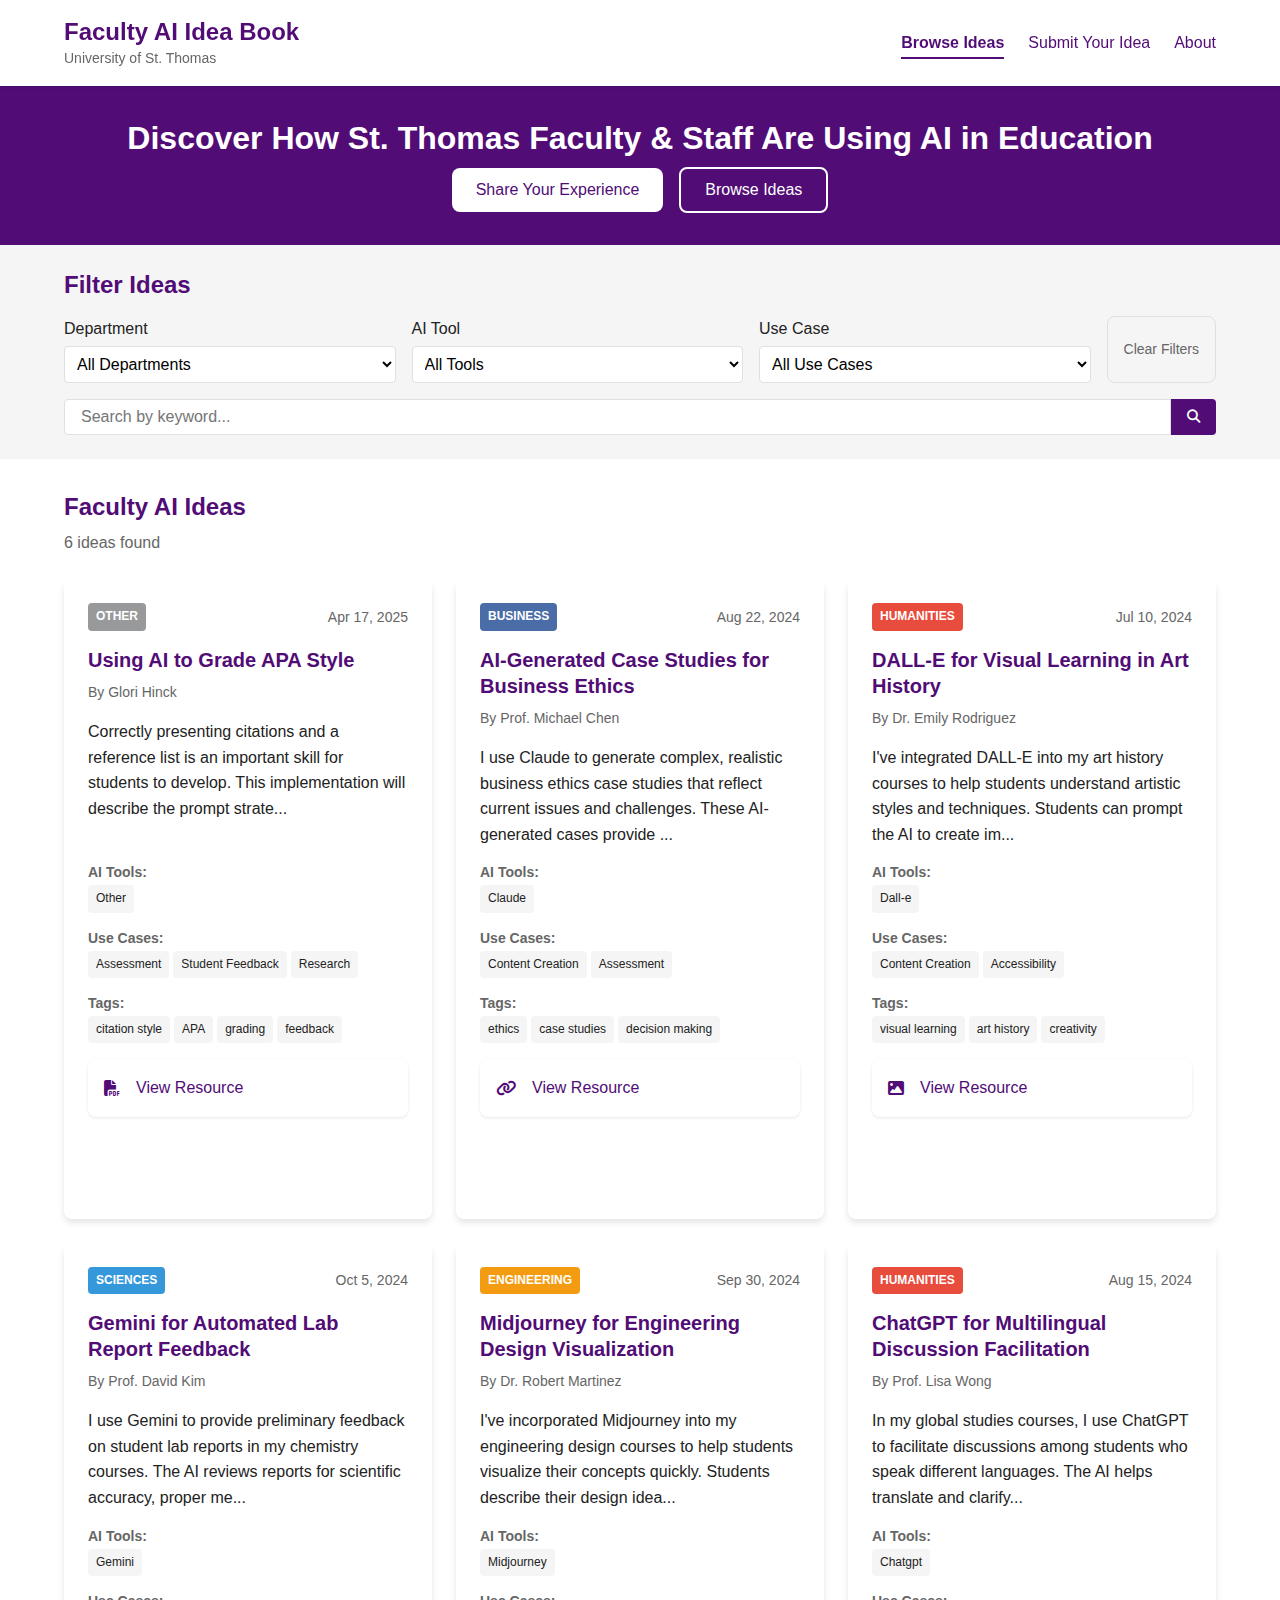
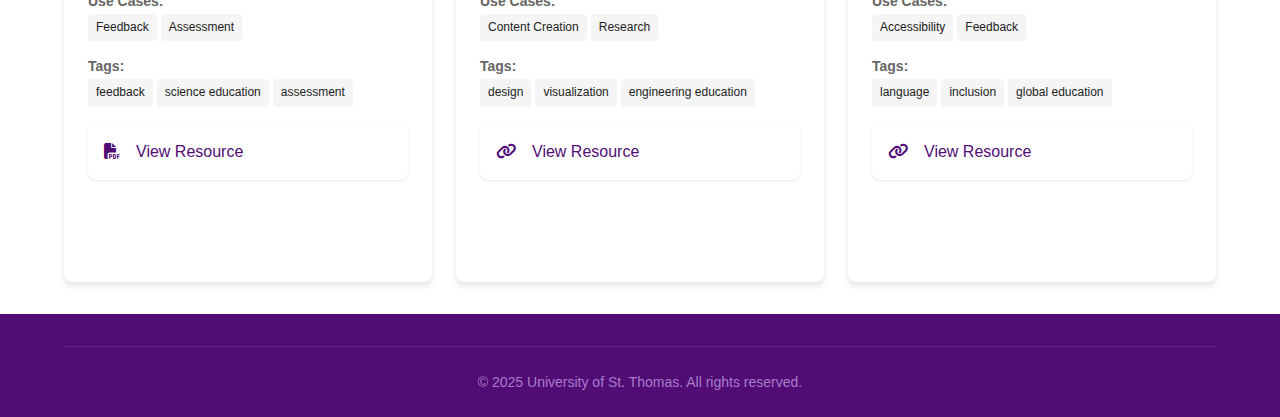
<file: index.html>
<!DOCTYPE html>
<html lang="en">
<head>
    <meta charset="UTF-8">
    <meta name="viewport" content="width=device-width, initial-scale=1.0">
    <title>Faculty AI Idea Book | University of St. Thomas</title>
    <link rel="stylesheet" href="styles.css">
    <link rel="stylesheet" href="https://cdnjs.cloudflare.com/ajax/libs/font-awesome/6.4.0/css/all.min.css">
</head>
<body>
    <header>
        <div class="container">
            <div class="logo">
                <h1>Faculty AI Idea Book</h1>
                <p>University of St. Thomas</p>
            </div>
            <nav>
                <ul>
                    <li><a href="index.html" class="active">Browse Ideas</a></li>
                    <li><a href="submit.html">Submit Your Idea</a></li>
                    <li><a href="about.html">About</a></li>
                </ul>
            </nav>
        </div>
    </header>

    <section class="page-header">
        <div class="container">
            <h2>Discover How St. Thomas Faculty & Staff Are Using AI in Education</h2>
            <div class="cta-buttons">
                <a href="submit.html" class="btn primary">Share Your Experience</a>
                <a href="#ideas" class="btn secondary">Browse Ideas</a>
            </div>
        </div>
    </section>

    <section class="filters" id="filters">
        <div class="container">
            <h3>Filter Ideas</h3>
            <div class="filter-controls">
                <div class="filter-group">
                    <label for="department">Department</label>
                    <select id="department">
                        <option value="">All Departments</option>
                        <option value="business">Business</option>
                        <option value="education">Education</option>
                        <option value="engineering">Engineering</option>
                        <option value="humanities">Humanities</option>
                        <option value="sciences">Sciences</option>
                    </select>
                </div>
                <div class="filter-group">
                    <label for="ai-tool">AI Tool</label>
                    <select id="ai-tool">
                        <option value="">All Tools</option>
                        <option value="chatgpt">ChatGPT</option>
                        <option value="claude">Claude</option>
                        <option value="gemini">Gemini</option>
                        <option value="dall-e">DALL-E</option>
                        <option value="midjourney">Midjourney</option>
                        <option value="other">Other</option>
                    </select>
                </div>
                <div class="filter-group">
                    <label for="use-case">Use Case</label>
                    <select id="use-case">
                        <option value="">All Use Cases</option>
                        <option value="content-creation">Content Creation</option>
                        <option value="assessment">Assessment</option>
                        <option value="feedback">Student Feedback</option>
                        <option value="research">Research</option>
                        <option value="accessibility">Accessibility</option>
                    </select>
                </div>
                <button id="clear-filters" class="btn secondary small">Clear Filters</button>
            </div>
            <div class="search-bar">
                <input type="text" id="search" placeholder="Search by keyword...">
                <button id="search-btn"><i class="fas fa-search"></i></button>
            </div>
        </div>
    </section>

    <section class="ideas" id="ideas">
        <div class="container">
            <h3>Faculty AI Ideas</h3>
            <p class="results-count"><span id="idea-count">6</span> ideas found</p>
            
            <div class="ideas-grid" id="ideas-container">
                <!-- Ideas will be populated by JavaScript -->
            </div>
        </div>
    </section>

    <footer>
        <div class="container">
            <div class="footer-bottom">
                <p>&copy; 2025 University of St. Thomas. All rights reserved.</p>
            </div>
        </div>
    </footer>

    <script src="scripts.js"></script>
</body>
</html>
</file>
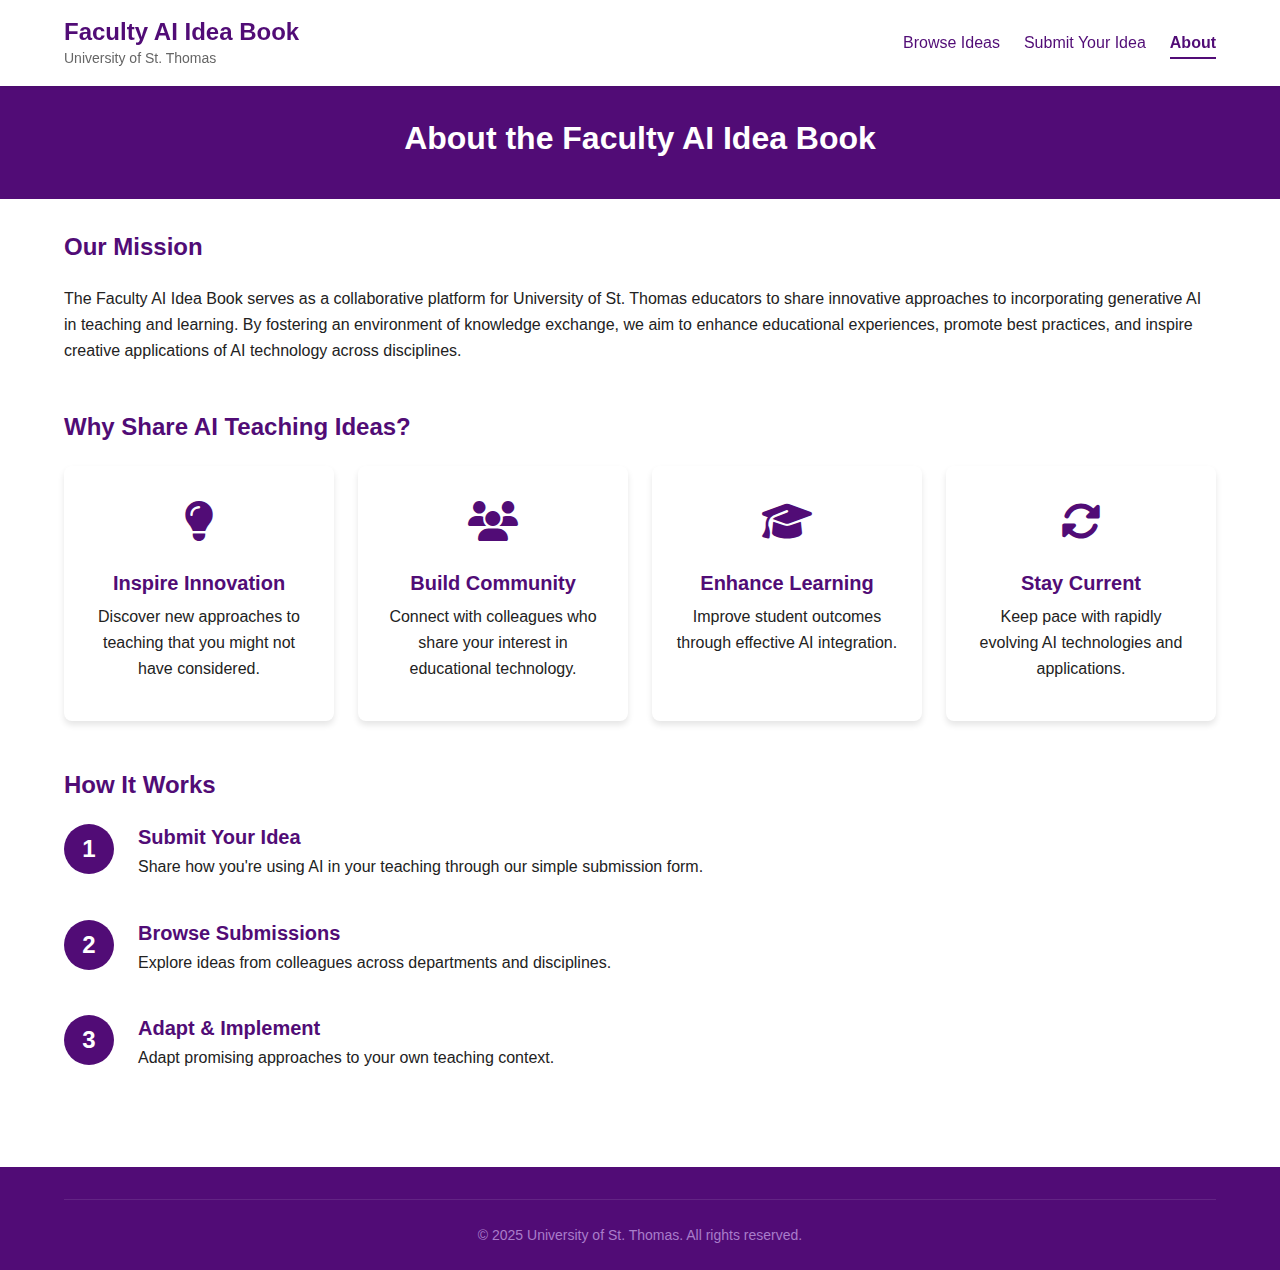
<file: about.html>
<!DOCTYPE html>
<html lang="en">
<head>
    <meta charset="UTF-8">
    <meta name="viewport" content="width=device-width, initial-scale=1.0">
    <title>About | Faculty AI Idea Book</title>
    <link rel="stylesheet" href="styles.css">
    <link rel="stylesheet" href="https://cdnjs.cloudflare.com/ajax/libs/font-awesome/6.4.0/css/all.min.css">
</head>
<body>
    <header>
        <div class="container">
            <div class="logo">
                <h1>Faculty AI Idea Book</h1>
                <p>University of St. Thomas</p>
            </div>
            <nav>
                <ul>
                    <li><a href="index.html">Browse Ideas</a></li>
                    <li><a href="submit.html">Submit Your Idea</a></li>
                    <li><a href="about.html" class="active">About</a></li>
                </ul>
            </nav>
        </div>
    </header>

    <section class="page-header">
        <div class="container">
            <h2>About the Faculty AI Idea Book</h2>
        </div>
    </section>

    <section class="about-content">
        <div class="container">
            <div class="about-section">
                <h3>Our Mission</h3>
                <p>The Faculty AI Idea Book serves as a collaborative platform for University of St. Thomas educators to share innovative approaches to incorporating generative AI in teaching and learning. By fostering an environment of knowledge exchange, we aim to enhance educational experiences, promote best practices, and inspire creative applications of AI technology across disciplines.</p>
            </div>

            <div class="about-section">
                <h3>Why Share AI Teaching Ideas?</h3>
                <div class="benefits-grid">
                    <div class="benefit-card">
                        <div class="icon">
                            <i class="fas fa-lightbulb"></i>
                        </div>
                        <h4>Inspire Innovation</h4>
                        <p>Discover new approaches to teaching that you might not have considered.</p>
                    </div>
                    <div class="benefit-card">
                        <div class="icon">
                            <i class="fas fa-users"></i>
                        </div>
                        <h4>Build Community</h4>
                        <p>Connect with colleagues who share your interest in educational technology.</p>
                    </div>
                    <div class="benefit-card">
                        <div class="icon">
                            <i class="fas fa-graduation-cap"></i>
                        </div>
                        <h4>Enhance Learning</h4>
                        <p>Improve student outcomes through effective AI integration.</p>
                    </div>
                    <div class="benefit-card">
                        <div class="icon">
                            <i class="fas fa-sync-alt"></i>
                        </div>
                        <h4>Stay Current</h4>
                        <p>Keep pace with rapidly evolving AI technologies and applications.</p>
                    </div>
                </div>
            </div>

            <div class="about-section">
                <h3>How It Works</h3>
                <div class="steps">
                    <div class="step">
                        <div class="step-number">1</div>
                        <div class="step-content">
                            <h4>Submit Your Idea</h4>
                            <p>Share how you're using AI in your teaching through our simple submission form.</p>
                        </div>
                    </div>
                    <div class="step">
                        <div class="step-number">2</div>
                        <div class="step-content">
                            <h4>Browse Submissions</h4>
                            <p>Explore ideas from colleagues across departments and disciplines.</p>
                        </div>
                    </div>
                    <div class="step">
                        <div class="step-number">3</div>
                        <div class="step-content">
                            <h4>Adapt & Implement</h4>
                            <p>Adapt promising approaches to your own teaching context.</p>
                        </div>
                    </div>
                </div>
            </div>
        </div>
    </section>

    <footer>
        <div class="container">
            <div class="footer-bottom">
                <p>&copy; 2025 University of St. Thomas. All rights reserved.</p>
            </div>
        </div>
    </footer>

    <script src="scripts.js"></script>
</body>
</html>
</file>
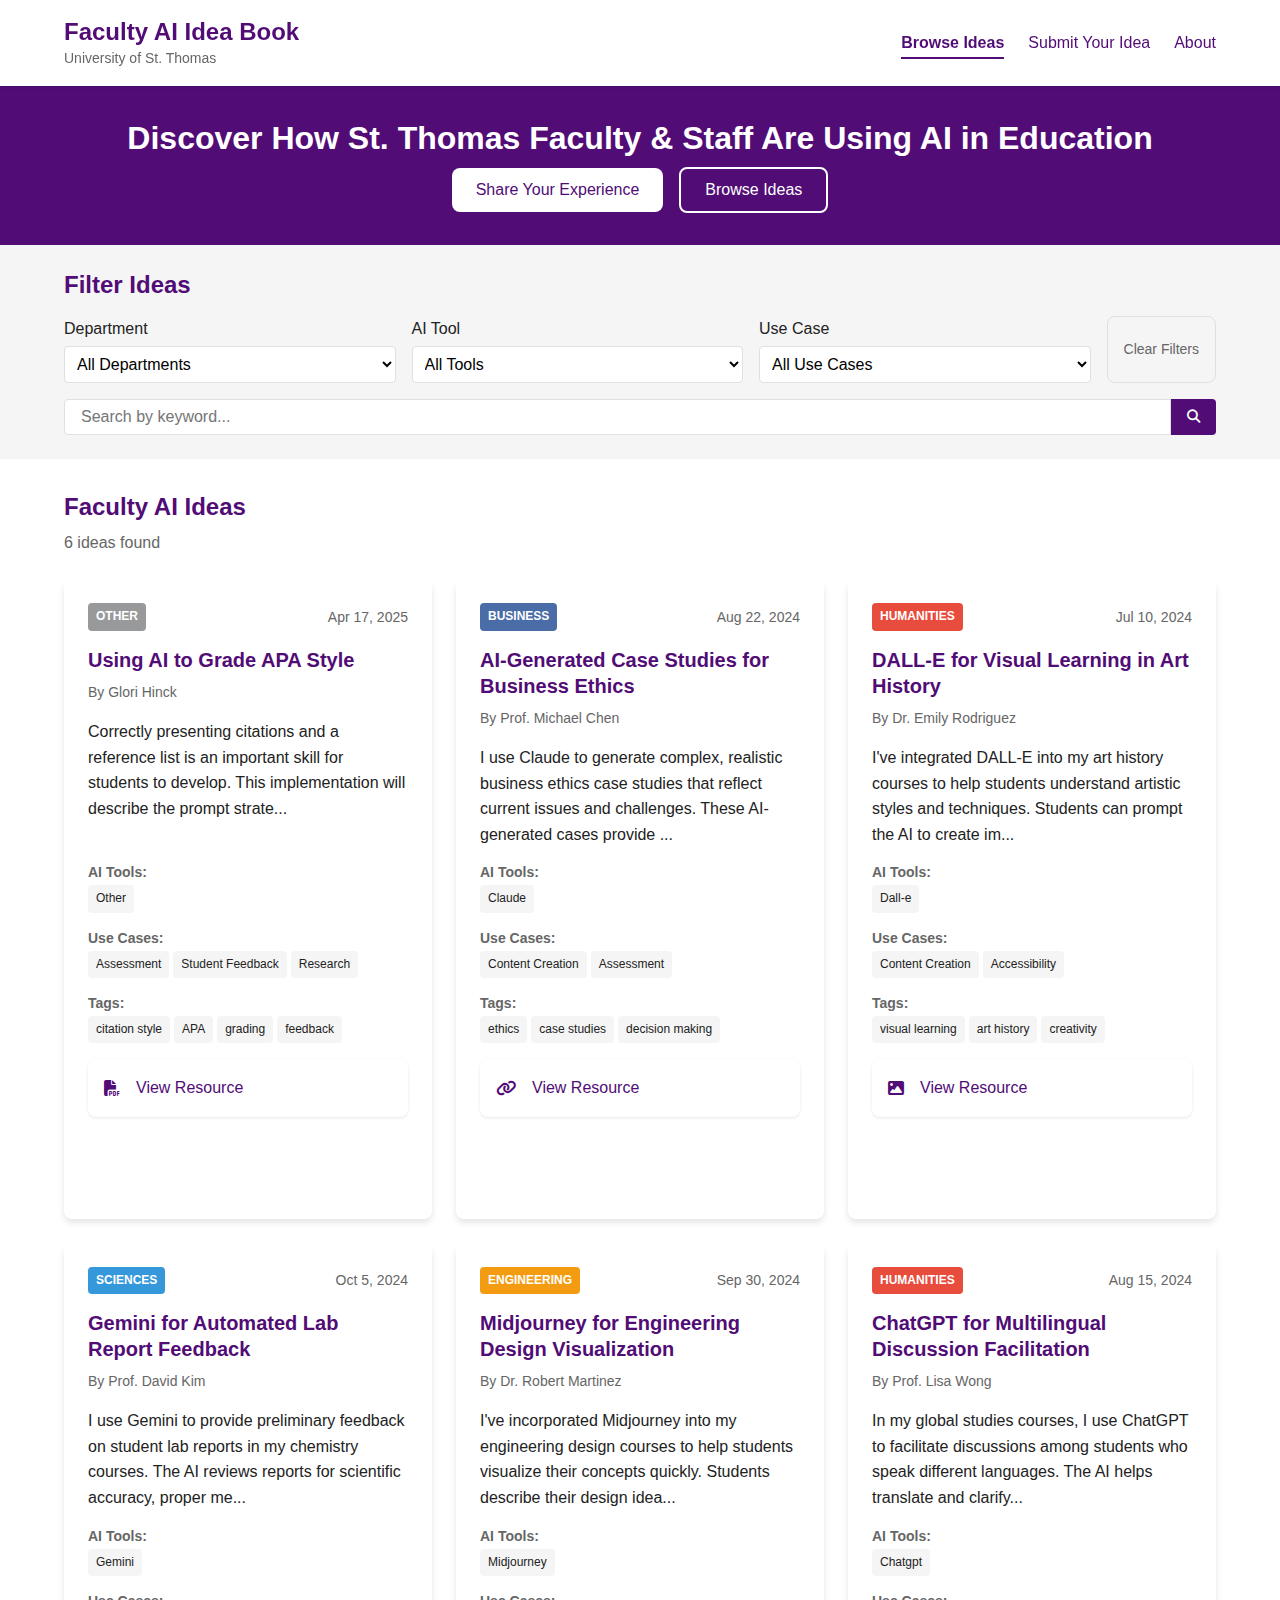
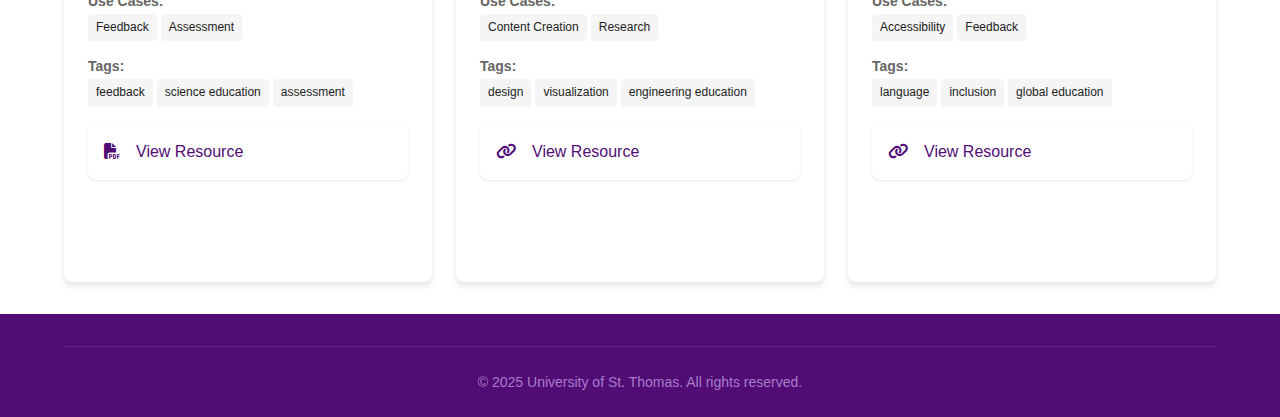
<file: idea-detail.html>
<!DOCTYPE html>
<html lang="en">
<head>
    <meta charset="UTF-8">
    <meta name="viewport" content="width=device-width, initial-scale=1.0">
    <title>Idea Details | Faculty AI Idea Book</title>
    <link rel="stylesheet" href="styles.css">
    <link rel="stylesheet" href="https://cdnjs.cloudflare.com/ajax/libs/font-awesome/6.4.0/css/all.min.css">
</head>
<body>
    <header>
        <div class="container">
            <div class="logo">
                <h1>Faculty AI Idea Book</h1>
                <p>University of St. Thomas</p>
            </div>
            <nav>
                <ul>
                    <li><a href="index.html" class="active">Browse Ideas</a></li>
                    <li><a href="submit.html">Submit Your Idea</a></li>
                    <li><a href="about.html">About</a></li>
                </ul>
            </nav>
        </div>
    </header>

    <section class="idea-detail-header">
        <div class="container">
            <a href="index.html" class="back-link"><i class="fas fa-arrow-left"></i> Back to All Ideas</a>
            <h2 id="idea-title">Loading idea...</h2>
            <div class="idea-meta">
                <div class="author">
                    <i class="fas fa-user"></i>
                    <span id="idea-author">Loading...</span>
                </div>
                <div class="department">
                    <i class="fas fa-university"></i>
                    <span id="idea-department">Loading...</span>
                </div>
                <div class="date">
                    <i class="fas fa-calendar-alt"></i>
                    <span id="idea-date">Loading...</span>
                </div>
            </div>
        </div>
    </section>

    <section class="idea-detail-content">
        <div class="container">
            <div class="idea-main">
                <div class="idea-section">
                    <h3>Description</h3>
                    <div id="idea-description">Loading description...</div>
                </div>
                
                <div class="idea-section">
                    <h3>Benefits and Impact</h3>
                    <div id="idea-benefits">Loading benefits...</div>
                </div>
                
                <div class="idea-section" id="resource-section">
                    <h3>Resources</h3>
                    <div id="idea-resource">
                        <p>Loading resource...</p>
                    </div>
                </div>
            </div>
            
            <div class="idea-sidebar">
                <div class="sidebar-section">
                    <h4>AI Tools Used</h4>
                    <ul class="tags-list" id="ai-tools-list">
                        <li>Loading...</li>
                    </ul>
                </div>
                
                <div class="sidebar-section">
                    <h4>Use Cases</h4>
                    <ul class="tags-list" id="use-cases-list">
                        <li>Loading...</li>
                    </ul>
                </div>
                
                <div class="sidebar-section">
                    <h4>Tags</h4>
                    <ul class="tags-list" id="tags-list">
                        <li>Loading...</li>
                    </ul>
                </div>
                
                <div class="sidebar-section">
                    <h4>Contact</h4>
                    <p>Have questions about this implementation?</p>
                    <a href="#" id="contact-author" class="btn secondary">Contact Author</a>
                </div>
            </div>
        </div>
    </section>
    
    <section class="related-ideas">
        <div class="container">
            <h3>Related Ideas</h3>
            <div class="ideas-grid" id="related-ideas-container">
                <!-- Related ideas will be populated by JavaScript -->
            </div>
        </div>
    </section>

    <footer>
        <div class="container">
            <div class="footer-bottom">
                <p>&copy; 2025 University of St. Thomas. All rights reserved.</p>
            </div>
        </div>
    </footer>

    <script src="scripts.js"></script>
    <script src="idea-detail.js"></script>
</body>
</html>
</file>
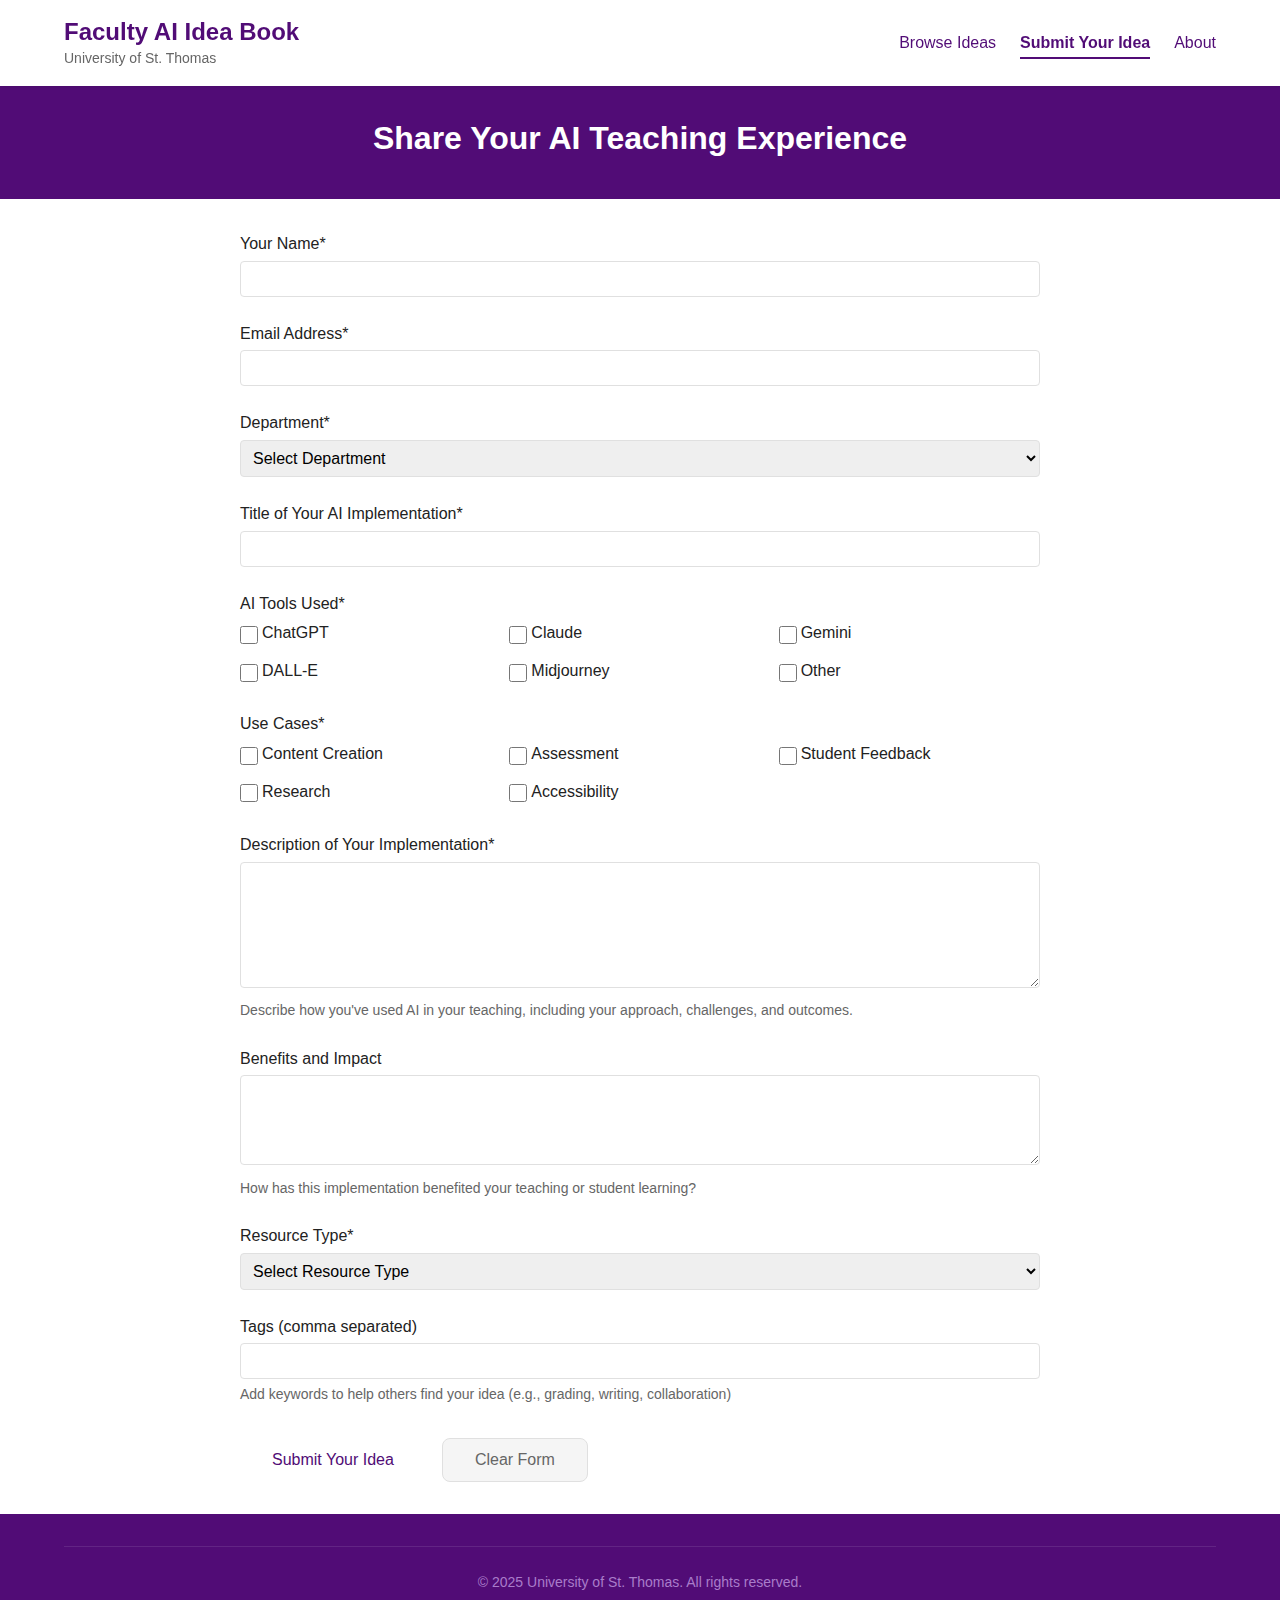
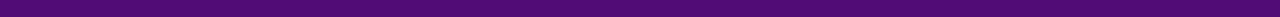
<file: submit.html>
<!DOCTYPE html>
<html lang="en">
<head>
    <meta charset="UTF-8">
    <meta name="viewport" content="width=device-width, initial-scale=1.0">
    <title>Submit Your AI Idea | Faculty AI Idea Book</title>
    <link rel="stylesheet" href="styles.css">
    <link rel="stylesheet" href="https://cdnjs.cloudflare.com/ajax/libs/font-awesome/6.4.0/css/all.min.css">
</head>
<body>
    <header>
        <div class="container">
            <div class="logo">
                <h1>Faculty AI Idea Book</h1>
                <p>University of St. Thomas</p>
            </div>
            <nav>
                <ul>
                    <li><a href="index.html">Browse Ideas</a></li>
                    <li><a href="submit.html" class="active">Submit Your Idea</a></li>
                    <li><a href="about.html">About</a></li>
                </ul>
            </nav>
        </div>
    </header>

    <section class="page-header">
        <div class="container">
            <h2>Share Your AI Teaching Experience</h2>
        </div>
    </section>

    <section class="submission-form">
        <div class="container">
            <form id="idea-form">
                <div class="form-group">
                    <label for="name">Your Name*</label>
                    <input type="text" id="name" name="name" required>
                </div>
                
                <div class="form-group">
                    <label for="email">Email Address*</label>
                    <input type="email" id="email" name="email" required>
                </div>
                
                <div class="form-group">
                    <label for="department">Department*</label>
                    <select id="department" name="department" required>
                        <option value="">Select Department</option>
                        <option value="business">Business</option>
                        <option value="education">Education</option>
                        <option value="engineering">Engineering</option>
                        <option value="humanities">Humanities</option>
                        <option value="sciences">Sciences</option>
                        <option value="other">Other</option>
                    </select>
                </div>
                
                <div class="form-group">
                    <label for="title">Title of Your AI Implementation*</label>
                    <input type="text" id="title" name="title" required>
                </div>
                
                <div class="form-group">
                    <label for="ai-tools">AI Tools Used*</label>
                    <div class="checkbox-group">
                        <div class="checkbox-item">
                            <input type="checkbox" id="chatgpt" name="ai-tools" value="chatgpt">
                            <label for="chatgpt">ChatGPT</label>
                        </div>
                        <div class="checkbox-item">
                            <input type="checkbox" id="claude" name="ai-tools" value="claude">
                            <label for="claude">Claude</label>
                        </div>
                        <div class="checkbox-item">
                            <input type="checkbox" id="gemini" name="ai-tools" value="gemini">
                            <label for="gemini">Gemini</label>
                        </div>
                        <div class="checkbox-item">
                            <input type="checkbox" id="dall-e" name="ai-tools" value="dall-e">
                            <label for="dall-e">DALL-E</label>
                        </div>
                        <div class="checkbox-item">
                            <input type="checkbox" id="midjourney" name="ai-tools" value="midjourney">
                            <label for="midjourney">Midjourney</label>
                        </div>
                        <div class="checkbox-item">
                            <input type="checkbox" id="other-ai" name="ai-tools" value="other">
                            <label for="other-ai">Other</label>
                        </div>
                    </div>
                </div>
                
                <div class="form-group">
                    <label for="use-cases">Use Cases*</label>
                    <div class="checkbox-group">
                        <div class="checkbox-item">
                            <input type="checkbox" id="content-creation" name="use-cases" value="content-creation">
                            <label for="content-creation">Content Creation</label>
                        </div>
                        <div class="checkbox-item">
                            <input type="checkbox" id="assessment" name="use-cases" value="assessment">
                            <label for="assessment">Assessment</label>
                        </div>
                        <div class="checkbox-item">
                            <input type="checkbox" id="feedback" name="use-cases" value="feedback">
                            <label for="feedback">Student Feedback</label>
                        </div>
                        <div class="checkbox-item">
                            <input type="checkbox" id="research" name="use-cases" value="research">
                            <label for="research">Research</label>
                        </div>
                        <div class="checkbox-item">
                            <input type="checkbox" id="accessibility" name="use-cases" value="accessibility">
                            <label for="accessibility">Accessibility</label>
                        </div>
                    </div>
                </div>
                
                <div class="form-group">
                    <label for="description">Description of Your Implementation*</label>
                    <textarea id="description" name="description" rows="6" required></textarea>
                    <p class="help-text">Describe how you've used AI in your teaching, including your approach, challenges, and outcomes.</p>
                </div>
                
                <div class="form-group">
                    <label for="benefits">Benefits and Impact</label>
                    <textarea id="benefits" name="benefits" rows="4"></textarea>
                    <p class="help-text">How has this implementation benefited your teaching or student learning?</p>
                </div>
                
                <div class="form-group">
                    <label for="resource-type">Resource Type*</label>
                    <select id="resource-type" name="resource-type" required>
                        <option value="">Select Resource Type</option>
                        <option value="url">URL/Website</option>
                        <option value="pdf">PDF Document</option>
                        <option value="image">Image</option>
                        <option value="video">Video</option>
                        <option value="none">No Resource</option>
                    </select>
                </div>
                
                <div class="form-group" id="resource-url-group">
                    <label for="resource-url">Resource URL</label>
                    <input type="url" id="resource-url" name="resource-url">
                    <p class="help-text">Link to your resource (website, video, etc.)</p>
                </div>
                
                <div class="form-group" id="resource-file-group">
                    <label for="resource-file">Upload Resource</label>
                    <input type="file" id="resource-file" name="resource-file">
                    <p class="help-text">Upload a PDF, image, or other file (max 10MB)</p>
                </div>
                
                <div class="form-group">
                    <label for="tags">Tags (comma separated)</label>
                    <input type="text" id="tags" name="tags">
                    <p class="help-text">Add keywords to help others find your idea (e.g., grading, writing, collaboration)</p>
                </div>
                
                <div class="form-actions">
                    <button type="submit" class="btn primary">Submit Your Idea</button>
                    <button type="reset" class="btn secondary">Clear Form</button>
                </div>
            </form>
        </div>
    </section>

    <footer>
        <div class="container">
            <div class="footer-bottom">
                <p>&copy; 2025 University of St. Thomas. All rights reserved.</p>
            </div>
        </div>
    </footer>

    <div id="success-modal" class="modal">
        <div class="modal-content">
            <span class="close">&times;</span>
            <div class="success-icon">
                <i class="fas fa-check-circle"></i>
            </div>
            <h3>Submission Successful!</h3>
            <p>Thank you for sharing your AI teaching experience. Your submission has been received and will be added to the Idea Book.</p>
            <div class="modal-actions">
                <button id="view-submissions" class="btn primary">View All Submissions</button>
                <button id="submit-another" class="btn secondary">Submit Another Idea</button>
            </div>
        </div>
    </div>

    <script src="submit.js"></script>
</body>
</html>
</file>
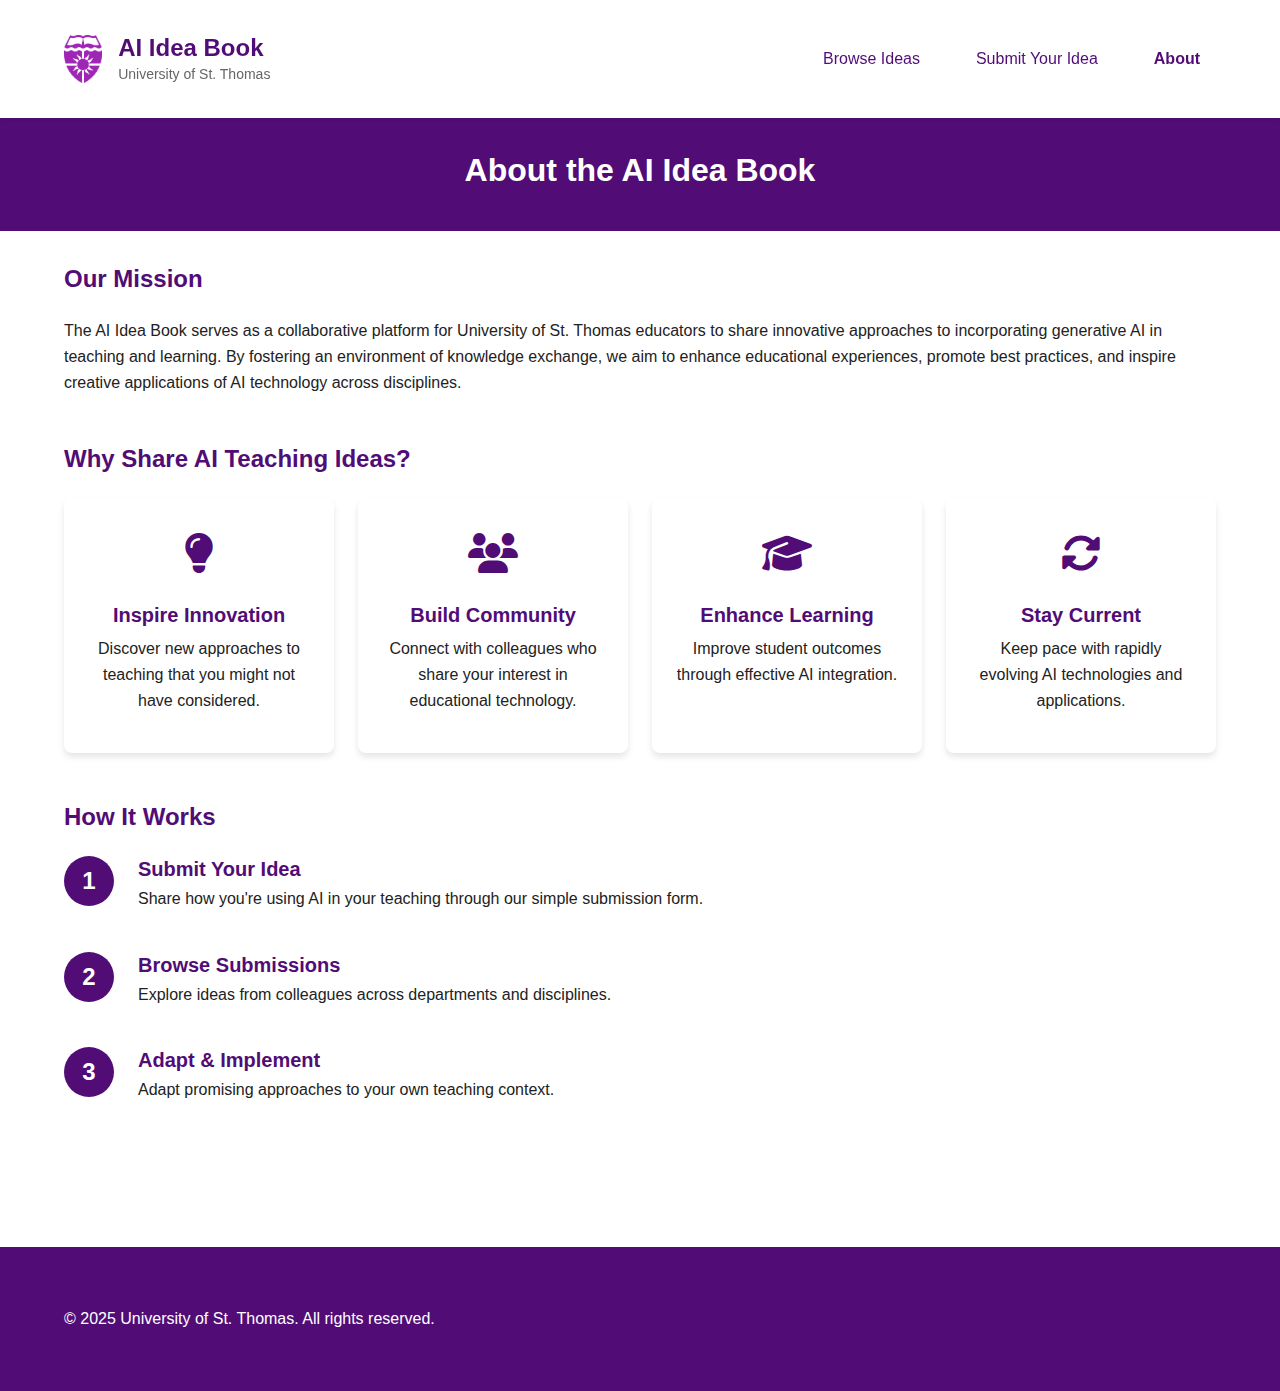
<file: src/pages/about.html>
<!DOCTYPE html>
<html lang="en">
<head>
    <meta charset="UTF-8">
    <meta name="viewport" content="width=device-width, initial-scale=1.0">
    <title>About | AI Idea Book</title>
    <link rel="stylesheet" href="../css/styles.css">
    <link rel="stylesheet" href="https://cdnjs.cloudflare.com/ajax/libs/font-awesome/6.4.0/css/all.min.css">
</head>
<body>
    <header>
        <div class="container">
            <a href="../../" class="logo">
                <img src="../../public/images/logo.png" alt="University of St. Thomas Logo">
                <div class="logo-text">
                    <h1>AI Idea Book</h1>
                    <p>University of St. Thomas</p>
                </div>
            </a>
            <nav>
                <ul>
                    <li><a href="../../">Browse Ideas</a></li>
                    <li><a href="https://stthomas.az1.qualtrics.com/jfe/form/SV_7R4vacHBr4S8TjM" target="_blank" rel="noopener noreferrer">Submit Your Idea</a></li>
                    <li><a href="about.html" class="active">About</a></li>
                </ul>
            </nav>
        </div>
    </header>

    <section class="page-header">
        <div class="container">
            <h2>About the AI Idea Book</h2>
        </div>
    </section>

    <section class="about-content">
        <div class="container">
            <div class="about-section">
                <h3>Our Mission</h3>
                <p>The AI Idea Book serves as a collaborative platform for University of St. Thomas educators to share innovative approaches to incorporating generative AI in teaching and learning. By fostering an environment of knowledge exchange, we aim to enhance educational experiences, promote best practices, and inspire creative applications of AI technology across disciplines.</p>
            </div>

            <div class="about-section">
                <h3>Why Share AI Teaching Ideas?</h3>
                <div class="benefits-grid">
                    <div class="benefit-card">
                        <div class="icon">
                            <i class="fas fa-lightbulb"></i>
                        </div>
                        <h4>Inspire Innovation</h4>
                        <p>Discover new approaches to teaching that you might not have considered.</p>
                    </div>
                    <div class="benefit-card">
                        <div class="icon">
                            <i class="fas fa-users"></i>
                        </div>
                        <h4>Build Community</h4>
                        <p>Connect with colleagues who share your interest in educational technology.</p>
                    </div>
                    <div class="benefit-card">
                        <div class="icon">
                            <i class="fas fa-graduation-cap"></i>
                        </div>
                        <h4>Enhance Learning</h4>
                        <p>Improve student outcomes through effective AI integration.</p>
                    </div>
                    <div class="benefit-card">
                        <div class="icon">
                            <i class="fas fa-sync-alt"></i>
                        </div>
                        <h4>Stay Current</h4>
                        <p>Keep pace with rapidly evolving AI technologies and applications.</p>
                    </div>
                </div>
            </div>

            <div class="about-section">
                <h3>How It Works</h3>
                <div class="steps">
                    <div class="step">
                        <div class="step-number">1</div>
                        <div class="step-content">
                            <h4>Submit Your Idea</h4>
                            <p>Share how you're using AI in your teaching through our simple submission form.</p>
                        </div>
                    </div>
                    <div class="step">
                        <div class="step-number">2</div>
                        <div class="step-content">
                            <h4>Browse Submissions</h4>
                            <p>Explore ideas from colleagues across departments and disciplines.</p>
                        </div>
                    </div>
                    <div class="step">
                        <div class="step-number">3</div>
                        <div class="step-content">
                            <h4>Adapt & Implement</h4>
                            <p>Adapt promising approaches to your own teaching context.</p>
                        </div>
                    </div>
                </div>
            </div>
        </div>
    </section>

    <footer>
        <div class="container">
            <div class="footer-bottom">
                <p>&copy; 2025 University of St. Thomas. All rights reserved.</p>
                <a href="#" class="back-to-top" title="Back to Top">
                    <i class="fas fa-arrow-up"></i>
                </a>
            </div>
        </div>
    </footer>

    <script src="../js/scripts.js"></script>
    <script>
        // Back to Top Button
        const backToTopButton = document.querySelector('.back-to-top');
        
        window.addEventListener('scroll', () => {
            if (window.pageYOffset > 300) {
                backToTopButton.classList.add('visible');
            } else {
                backToTopButton.classList.remove('visible');
            }
        });
        
        backToTopButton.addEventListener('click', (e) => {
            e.preventDefault();
            window.scrollTo({
                top: 0,
                behavior: 'smooth'
            });
        });
    </script>
</body>
</html>
</file>
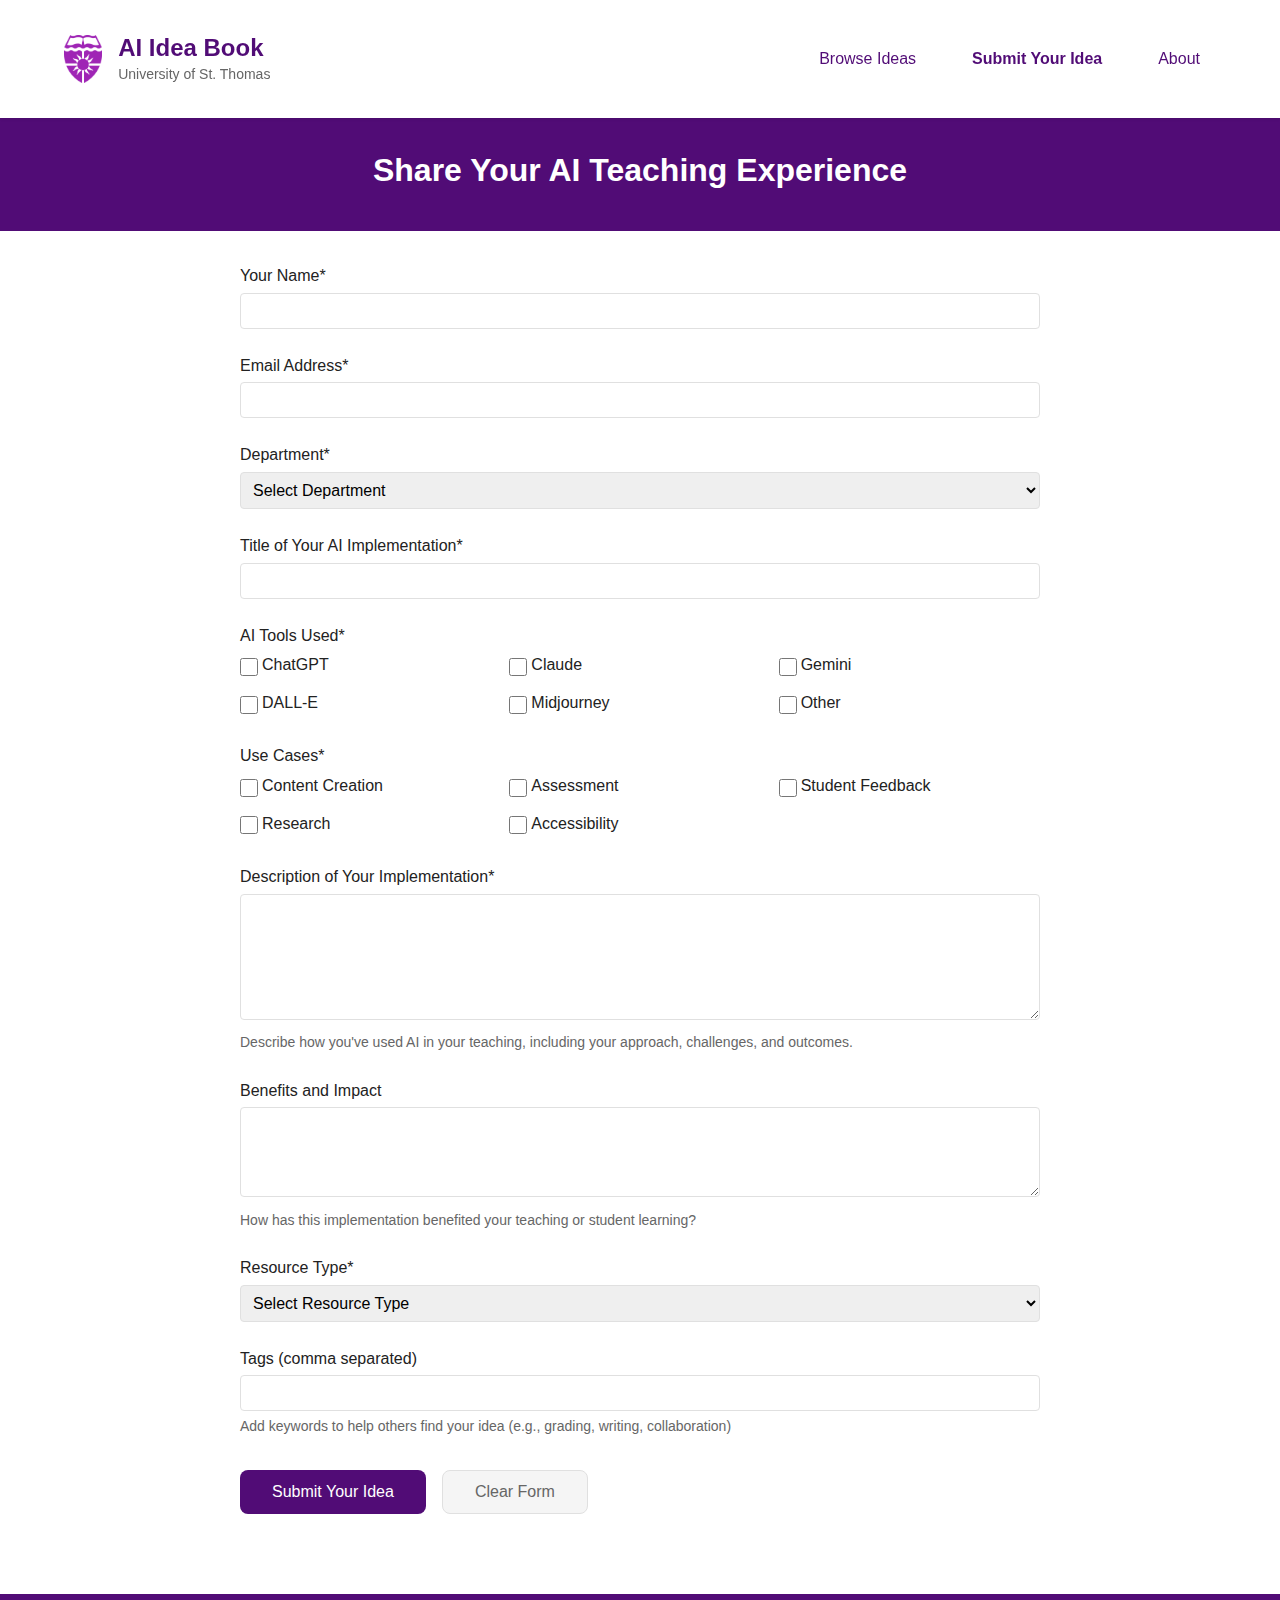
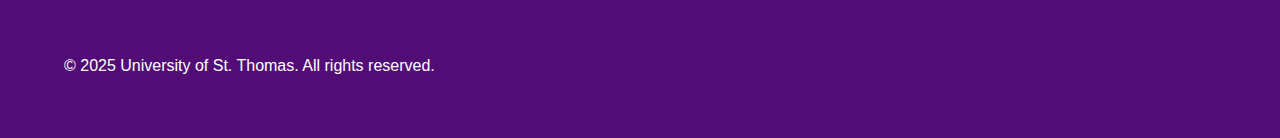
<file: src/pages/submit.html>
<!DOCTYPE html>
<html lang="en">
<head>
    <meta charset="UTF-8">
    <meta name="viewport" content="width=device-width, initial-scale=1.0">
    <title>Submit Your AI Idea | AI Idea Book</title>
    <link rel="stylesheet" href="../css/styles.css">
    <link rel="stylesheet" href="https://cdnjs.cloudflare.com/ajax/libs/font-awesome/6.4.0/css/all.min.css">
</head>
<body>
    <header>
        <div class="container">
            <a href="../../" class="logo">
                <img src="../../public/images/logo.png" alt="University of St. Thomas Logo">
                <div class="logo-text">
                    <h1>AI Idea Book</h1>
                    <p>University of St. Thomas</p>
                </div>
            </a>
            <nav>
                <ul>
                    <li><a href="../../">Browse Ideas</a></li>
                    <li><a href="https://stthomas.az1.qualtrics.com/jfe/form/SV_7R4vacHBr4S8TjM" class="active" target="_blank" rel="noopener noreferrer">Submit Your Idea</a></li>
                    <li><a href="about.html">About</a></li>
                </ul>
            </nav>
        </div>
    </header>

    <section class="page-header">
        <div class="container">
            <h2>Share Your AI Teaching Experience</h2>
        </div>
    </section>

    <section class="submission-form">
        <div class="container">
            <form id="idea-form">
                <div class="form-group">
                    <label for="name">Your Name*</label>
                    <input type="text" id="name" name="name" required>
                </div>
                
                <div class="form-group">
                    <label for="email">Email Address*</label>
                    <input type="email" id="email" name="email" required>
                </div>
                
                <div class="form-group">
                    <label for="department">Department*</label>
                    <select id="department" name="department" required>
                        <option value="">Select Department</option>
                        <option value="business">Business</option>
                        <option value="education">Education</option>
                        <option value="engineering">Engineering</option>
                        <option value="humanities">Humanities</option>
                        <option value="sciences">Sciences</option>
                        <option value="other">Other</option>
                    </select>
                </div>
                
                <div class="form-group">
                    <label for="title">Title of Your AI Implementation*</label>
                    <input type="text" id="title" name="title" required>
                </div>
                
                <div class="form-group">
                    <label for="ai-tools">AI Tools Used*</label>
                    <div class="checkbox-group">
                        <div class="checkbox-item">
                            <input type="checkbox" id="chatgpt" name="ai-tools" value="chatgpt">
                            <label for="chatgpt">ChatGPT</label>
                        </div>
                        <div class="checkbox-item">
                            <input type="checkbox" id="claude" name="ai-tools" value="claude">
                            <label for="claude">Claude</label>
                        </div>
                        <div class="checkbox-item">
                            <input type="checkbox" id="gemini" name="ai-tools" value="gemini">
                            <label for="gemini">Gemini</label>
                        </div>
                        <div class="checkbox-item">
                            <input type="checkbox" id="dall-e" name="ai-tools" value="dall-e">
                            <label for="dall-e">DALL-E</label>
                        </div>
                        <div class="checkbox-item">
                            <input type="checkbox" id="midjourney" name="ai-tools" value="midjourney">
                            <label for="midjourney">Midjourney</label>
                        </div>
                        <div class="checkbox-item">
                            <input type="checkbox" id="other-ai" name="ai-tools" value="other">
                            <label for="other-ai">Other</label>
                        </div>
                    </div>
                </div>
                
                <div class="form-group">
                    <label for="use-cases">Use Cases*</label>
                    <div class="checkbox-group">
                        <div class="checkbox-item">
                            <input type="checkbox" id="content-creation" name="use-cases" value="content-creation">
                            <label for="content-creation">Content Creation</label>
                        </div>
                        <div class="checkbox-item">
                            <input type="checkbox" id="assessment" name="use-cases" value="assessment">
                            <label for="assessment">Assessment</label>
                        </div>
                        <div class="checkbox-item">
                            <input type="checkbox" id="feedback" name="use-cases" value="feedback">
                            <label for="feedback">Student Feedback</label>
                        </div>
                        <div class="checkbox-item">
                            <input type="checkbox" id="research" name="use-cases" value="research">
                            <label for="research">Research</label>
                        </div>
                        <div class="checkbox-item">
                            <input type="checkbox" id="accessibility" name="use-cases" value="accessibility">
                            <label for="accessibility">Accessibility</label>
                        </div>
                    </div>
                </div>
                
                <div class="form-group">
                    <label for="description">Description of Your Implementation*</label>
                    <textarea id="description" name="description" rows="6" required></textarea>
                    <p class="help-text">Describe how you've used AI in your teaching, including your approach, challenges, and outcomes.</p>
                </div>
                
                <div class="form-group">
                    <label for="benefits">Benefits and Impact</label>
                    <textarea id="benefits" name="benefits" rows="4"></textarea>
                    <p class="help-text">How has this implementation benefited your teaching or student learning?</p>
                </div>
                
                <div class="form-group">
                    <label for="resource-type">Resource Type*</label>
                    <select id="resource-type" name="resource-type" required>
                        <option value="">Select Resource Type</option>
                        <option value="url">URL/Website</option>
                        <option value="pdf">PDF Document</option>
                        <option value="doc">Word Document</option>
                        <option value="ppt">PowerPoint</option>
                        <option value="image">Image (PNG, JPG, GIF)</option>
                        <option value="video">Video</option>
                        <option value="audio">Audio</option>
                        <option value="spreadsheet">Spreadsheet</option>
                        <option value="other">Other File Type</option>
                        <option value="none">No Resource</option>
                    </select>
                </div>
                
                <div class="form-group" id="resource-url-group">
                    <label for="resource-url">Resource URL</label>
                    <input type="url" id="resource-url" name="resource-url">
                    <p class="help-text">Link to your resource (website, video, etc.)</p>
                </div>
                
                <div class="form-group" id="resource-file-group">
                    <label for="resource-file">Upload Resource</label>
                    <input type="file" id="resource-file" name="resource-file">
                    <p class="help-text">Upload a PDF, image, or other file (max 10MB)</p>
                </div>
                
                <div class="form-group">
                    <label for="tags">Tags (comma separated)</label>
                    <input type="text" id="tags" name="tags">
                    <p class="help-text">Add keywords to help others find your idea (e.g., grading, writing, collaboration)</p>
                </div>
                
                <div class="form-actions">
                    <button type="submit" class="btn primary">Submit Your Idea</button>
                    <button type="reset" class="btn secondary">Clear Form</button>
                </div>
            </form>
        </div>
    </section>

    <footer>
        <div class="container">
            <div class="footer-bottom">
                <p>&copy; 2025 University of St. Thomas. All rights reserved.</p>
                <a href="#" class="back-to-top" title="Back to Top">
                    <i class="fas fa-arrow-up"></i>
                </a>
            </div>
        </div>
    </footer>

    <div id="success-modal" class="modal">
        <div class="modal-content">
            <span class="close">&times;</span>
            <div class="success-icon">
                <i class="fas fa-check-circle"></i>
            </div>
            <h3>Submission Successful!</h3>
            <p>Thank you for sharing your AI teaching experience. Your submission has been received and will be added to the Idea Book.</p>
            <div class="modal-actions">
                <button id="view-submissions" class="btn primary">View All Submissions</button>
                <button id="submit-another" class="btn secondary">Submit Another Idea</button>
            </div>
        </div>
    </div>

    <script src="../js/submit.js"></script>
    <script>
        // Back to Top Button
        const backToTopButton = document.querySelector('.back-to-top');
        
        window.addEventListener('scroll', () => {
            if (window.pageYOffset > 300) {
                backToTopButton.classList.add('visible');
            } else {
                backToTopButton.classList.remove('visible');
            }
        });
        
        backToTopButton.addEventListener('click', (e) => {
            e.preventDefault();
            window.scrollTo({
                top: 0,
                behavior: 'smooth'
            });
        });
    </script>
</body>
</html>
</file>
<file: styles.css>
/* Base Styles */
:root {
    /* University of St. Thomas Colors */
    --primary: #510c76; /* PMS 2607C */
    --primary-light: #8348ad; /* PMS 2587C */
    --primary-lighter: #a97cca; /* PMS 2577C */
    --primary-bright: #9e28b5; /* PMS 2592C */
    --gray: #98999b; /* PMS Cool gray 7C */
    --white: #ffffff;
    
    /* Additional Colors */
    --black: #222222;
    --light-gray: #f5f5f5;
    --medium-gray: #e0e0e0;
    --dark-gray: #666666;
    --success: #28a745;
    --warning: #ffc107;
    --error: #dc3545;
    
    /* Department Colors */
    --business: #4a6da7;
    --education: #28a745;
    --engineering: #f39c12;
    --humanities: #e74c3c;
    --sciences: #3498db;
    
    /* Typography */
    --font-family: -apple-system, BlinkMacSystemFont, 'Segoe UI', Roboto, Oxygen, Ubuntu, Cantarell, 'Open Sans', 'Helvetica Neue', sans-serif;
    --heading-font: var(--font-family);
    
    /* Spacing */
    --spacing-xs: 0.25rem;
    --spacing-sm: 0.5rem;
    --spacing-md: 1rem;
    --spacing-lg: 1.5rem;
    --spacing-xl: 2rem;
    --spacing-xxl: 3rem;
    
    /* Border Radius */
    --border-radius-sm: 4px;
    --border-radius-md: 8px;
    --border-radius-lg: 12px;
    
    /* Shadows */
    --shadow-sm: 0 1px 3px rgba(0, 0, 0, 0.1);
    --shadow-md: 0 4px 6px rgba(0, 0, 0, 0.1);
    --shadow-lg: 0 10px 15px rgba(0, 0, 0, 0.1);
    
    /* Transitions */
    --transition-fast: 0.2s ease;
    --transition-normal: 0.3s ease;
    --transition-slow: 0.5s ease;
}

/* Reset & Base Styles */
* {
    margin: 0;
    padding: 0;
    box-sizing: border-box;
}

html {
    font-size: 16px;
    scroll-behavior: smooth;
}

body {
    font-family: var(--font-family);
    line-height: 1.6;
    color: var(--black);
    background-color: var(--white);
}

a {
    color: var(--primary);
    text-decoration: none;
    transition: color var(--transition-fast);
}

a:hover {
    color: var(--primary-light);
}

ul, ol {
    list-style-position: inside;
}

img {
    max-width: 100%;
    height: auto;
}

/* Typography */
h1, h2, h3, h4, h5, h6 {
    font-family: var(--heading-font);
    font-weight: 600;
    line-height: 1.3;
    margin-bottom: var(--spacing-md);
    color: var(--primary);
}

h1 {
    font-size: 2.5rem;
}

h2 {
    font-size: 2rem;
}

h3 {
    font-size: 1.5rem;
}

h4 {
    font-size: 1.25rem;
}

p {
    margin-bottom: var(--spacing-md);
}

/* Layout */
.container {
    width: 100%;
    max-width: 1200px;
    margin: 0 auto;
    padding: 0 var(--spacing-lg);
}

section {
    padding: var(--spacing-xl) 0;
}

/* Header */
header {
    background-color: var(--white);
    box-shadow: var(--shadow-sm);
    position: sticky;
    top: 0;
    z-index: 100;
}

header .container {
    display: flex;
    justify-content: space-between;
    align-items: center;
    padding: var(--spacing-md) var(--spacing-lg);
}

.logo h1 {
    font-size: 1.5rem;
    margin-bottom: 0;
}

.logo p {
    font-size: 0.875rem;
    color: var(--dark-gray);
    margin-bottom: 0;
}

nav ul {
    display: flex;
    list-style: none;
}

nav ul li {
    margin-left: var(--spacing-lg);
}

nav ul li a {
    font-weight: 500;
    padding: var(--spacing-sm) 0;
    position: relative;
}

nav ul li a::after {
    content: '';
    position: absolute;
    bottom: 0;
    left: 0;
    width: 0;
    height: 2px;
    background-color: var(--primary);
    transition: width var(--transition-normal);
}

nav ul li a:hover::after,
nav ul li a.active::after {
    width: 100%;
}

nav ul li a.active {
    color: var(--primary);
    font-weight: 600;
}

/* Hero Section */
.hero {
    background-color: var(--primary);
    color: var(--white);
    padding: var(--spacing-xxl) 0;
    text-align: center;
}

.hero .container {
    display: flex;
    flex-direction: column;
    align-items: center;
}

.hero h2 {
    color: var(--white);
    font-size: 2.5rem;
    margin-bottom: var(--spacing-md);
}

.hero p {
    font-size: 1.25rem;
    margin-bottom: var(--spacing-xl);
    max-width: 800px;
    margin-left: auto;
    margin-right: auto;
}

.cta-buttons {
    display: flex;
    justify-content: center;
    align-items: center;
    gap: var(--spacing-md);
}

/* Page Header */
.page-header {
    background-color: var(--primary);
    color: var(--white);
    padding: var(--spacing-xl) 0;
    text-align: center;
}

.page-header h2 {
    color: var(--white);
    margin-bottom: var(--spacing-sm);
}

.page-header p {
    font-size: 1.125rem;
    margin-bottom: 0;
    max-width: 800px;
    margin-left: auto;
    margin-right: auto;
}

/* Buttons */
.btn {
    display: inline-flex;
    align-items: center;
    justify-content: center;
    padding: var(--spacing-sm) var(--spacing-lg);
    border-radius: var(--border-radius-md);
    font-weight: 500;
    text-align: center;
    cursor: pointer;
    transition: all var(--transition-fast);
    border: none;
    font-size: 1rem;
    min-height: 44px;
}

.btn.primary {
    background-color: var(--white);
    color: var(--primary);
}

.btn.primary:hover {
    background-color: var(--light-gray);
    transform: translateY(-2px);
}

.btn.secondary {
    background-color: transparent;
    color: var(--white);
    border: 2px solid var(--white);
}

.btn.secondary:hover {
    background-color: rgba(255, 255, 255, 0.1);
    transform: translateY(-2px);
}

.btn.small {
    padding: var(--spacing-xs) var(--spacing-md);
    font-size: 0.875rem;
    min-height: 36px;
}

/* Filters Section */
.filters {
    background-color: var(--light-gray);
    padding: var(--spacing-lg) 0;
}

.filters h3 {
    margin-bottom: var(--spacing-md);
}

.filter-controls {
    display: flex;
    flex-wrap: wrap;
    gap: var(--spacing-md);
    margin-bottom: var(--spacing-md);
}

.filter-group {
    flex: 1;
    min-width: 200px;
}

.filter-group label {
    display: block;
    margin-bottom: var(--spacing-xs);
    font-weight: 500;
}

.filter-group select {
    width: 100%;
    padding: var(--spacing-sm);
    border: 1px solid var(--medium-gray);
    border-radius: var(--border-radius-sm);
    background-color: var(--white);
    font-size: 1rem;
}

.filters .btn.secondary {
    background-color: var(--light-gray);
    color: var(--dark-gray);
    border: 1px solid var(--medium-gray);
}

.filters .btn.secondary:hover {
    background-color: var(--medium-gray);
}

.search-bar {
    display: flex;
    margin-top: var(--spacing-md);
}

.search-bar input {
    flex: 1;
    padding: var(--spacing-sm) var(--spacing-md);
    border: 1px solid var(--medium-gray);
    border-radius: var(--border-radius-sm) 0 0 var(--border-radius-sm);
    font-size: 1rem;
}

.search-bar button {
    padding: var(--spacing-sm) var(--spacing-md);
    background-color: var(--primary);
    color: var(--white);
    border: none;
    border-radius: 0 var(--border-radius-sm) var(--border-radius-sm) 0;
    cursor: pointer;
}

.search-bar button:hover {
    background-color: var(--primary-light);
}

/* Ideas Section */
.ideas h3 {
    margin-bottom: var(--spacing-sm);
}

.results-count {
    color: var(--dark-gray);
    margin-bottom: var(--spacing-lg);
}

.ideas-grid {
    display: grid;
    grid-template-columns: repeat(auto-fill, minmax(300px, 1fr));
    gap: var(--spacing-lg);
}

.idea-card {
    background-color: var(--white);
    border-radius: var(--border-radius-md);
    box-shadow: var(--shadow-md);
    padding: var(--spacing-lg);
    transition: transform var(--transition-normal), box-shadow var(--transition-normal);
    display: flex;
    flex-direction: column;
}

.idea-card:hover {
    transform: translateY(-5px);
    box-shadow: var(--shadow-lg);
}

.idea-header {
    display: flex;
    justify-content: space-between;
    align-items: center;
    margin-bottom: var(--spacing-md);
}

.department-badge {
    padding: var(--spacing-xs) var(--spacing-sm);
    border-radius: var(--border-radius-sm);
    font-size: 0.75rem;
    font-weight: 600;
    color: var(--white);
    text-transform: uppercase;
}

.department-badge.other {
    background-color: var(--gray);
}

.department-badge.business {
    background-color: var(--business);
}

.department-badge.education {
    background-color: var(--education);
}

.department-badge.engineering {
    background-color: var(--engineering);
}

.department-badge.humanities {
    background-color: var(--humanities);
}

.department-badge.sciences {
    background-color: var(--sciences);
}

.idea-date {
    font-size: 0.875rem;
    color: var(--dark-gray);
}

.idea-title {
    font-size: 1.25rem;
    margin-bottom: var(--spacing-sm);
}

.idea-title a {
    color: var(--primary);
}

.idea-title a:hover {
    color: var(--primary-light);
}

.idea-author {
    font-size: 0.875rem;
    color: var(--dark-gray);
    margin-bottom: var(--spacing-md);
}

.idea-description {
    margin-bottom: var(--spacing-md);
    flex-grow: 1;
}

.idea-tools, .idea-use-cases, .idea-tags {
    margin-bottom: var(--spacing-md);
}

.idea-tools h4, .idea-use-cases h4, .idea-tags h4 {
    font-size: 0.875rem;
    margin-bottom: var(--spacing-xs);
    color: var(--dark-gray);
}

.tools-list, .use-cases-list, .tags-list {
    display: flex;
    flex-wrap: wrap;
    gap: var(--spacing-xs);
}

.tool, .use-case, .tag {
    padding: var(--spacing-xs) var(--spacing-sm);
    background-color: var(--light-gray);
    border-radius: var(--border-radius-sm);
    font-size: 0.75rem;
}

.idea-resource {
    margin-bottom: var(--spacing-md);
}

.resource-link {
    display: inline-flex;
    align-items: center;
    gap: var(--spacing-xs);
    color: var(--primary);
    font-weight: 500;
}

.resource-link:hover {
    color: var(--primary-light);
}

.view-details {
    align-self: flex-start;
    background-color: var(--primary);
    color: var(--white);
    border: none;
}

.view-details:hover {
    background-color: var(--primary-light);
    color: var(--white);
}

.no-results {
    text-align: center;
    padding: var(--spacing-xxl) 0;
    grid-column: 1 / -1;
}

.no-results i {
    font-size: 3rem;
    color: var(--gray);
    margin-bottom: var(--spacing-md);
}

.no-results h3 {
    margin-bottom: var(--spacing-sm);
}

.no-results p {
    color: var(--dark-gray);
}

/* Submission Form */
.submission-form {
    background-color: var(--white);
    padding: var(--spacing-xl) 0;
}

form {
    max-width: 800px;
    margin: 0 auto;
}

.form-group {
    margin-bottom: var(--spacing-lg);
}

.form-group label {
    display: block;
    margin-bottom: var(--spacing-xs);
    font-weight: 500;
}

.form-group input[type="text"],
.form-group input[type="email"],
.form-group input[type="url"],
.form-group select,
.form-group textarea {
    width: 100%;
    padding: var(--spacing-sm);
    border: 1px solid var(--medium-gray);
    border-radius: var(--border-radius-sm);
    font-size: 1rem;
    font-family: var(--font-family);
}

.form-group input[type="text"]:focus,
.form-group input[type="email"]:focus,
.form-group input[type="url"]:focus,
.form-group select:focus,
.form-group textarea:focus {
    outline: none;
    border-color: var(--primary);
    box-shadow: 0 0 0 2px rgba(81, 12, 118, 0.2);
}

.form-group input.error,
.form-group select.error,
.form-group textarea.error {
    border-color: var(--error);
}

.checkbox-group {
    display: grid;
    grid-template-columns: repeat(auto-fill, minmax(200px, 1fr));
    gap: var(--spacing-sm);
    margin-top: var(--spacing-xs);
}

.checkbox-group.error {
    padding: var(--spacing-sm);
    border: 1px solid var(--error);
    border-radius: var(--border-radius-sm);
}

.checkbox-item {
    display: flex;
    align-items: center;
    gap: var(--spacing-xs);
}

.checkbox-item input[type="checkbox"] {
    width: 18px;
    height: 18px;
}

.help-text {
    font-size: 0.875rem;
    color: var(--dark-gray);
    margin-top: var(--spacing-xs);
    margin-bottom: 0;
}

.form-actions {
    display: flex;
    gap: var(--spacing-md);
    margin-top: var(--spacing-xl);
}

.form-actions .btn {
    padding: var(--spacing-sm) var(--spacing-xl);
}

.form-actions .btn.secondary {
    background-color: var(--light-gray);
    color: var(--dark-gray);
    border: 1px solid var(--medium-gray);
}

.form-actions .btn.secondary:hover {
    background-color: var(--medium-gray);
}

/* Modal */
.modal {
    display: none; /* Hidden by default */
    position: fixed;
    top: 0;
    left: 0;
    width: 100%;
    height: 100%;
    background-color: rgba(0, 0, 0, 0.5);
    z-index: 1000; /* Make sure it's above everything */
    /* Center the modal content */
    justify-content: center;
    align-items: center;
}

.modal-content {
    background-color: var(--white);
    padding: var(--spacing-xl);
    border-radius: var(--border-radius-lg);
    box-shadow: var(--shadow-lg);
    max-width: 500px;
    width: 90%;
    text-align: center;
    position: relative;
    animation: modalAppear 0.3s ease-out;
}

@keyframes modalAppear {
    from {
        opacity: 0;
        transform: translateY(-30px);
    }
    to {
        opacity: 1;
        transform: translateY(0);
    }
}

.close {
    position: absolute;
    top: var(--spacing-md);
    right: var(--spacing-md);
    font-size: 1.5rem;
    cursor: pointer;
    color: var(--dark-gray);
    transition: color var(--transition-fast);
}

.close:hover {
    color: var(--black);
}

.success-icon {
    font-size: 3rem;
    color: var(--success);
    margin-bottom: var(--spacing-md);
}

.modal-actions {
    display: flex;
    flex-direction: column;
    gap: var(--spacing-sm);
    margin-top: var(--spacing-lg);
}

/* Idea Detail Page */
.idea-detail-header {
    background-color: var(--primary);
    color: var(--white);
    padding: var(--spacing-xl) 0;
}

.back-link {
    display: inline-flex;
    align-items: center;
    gap: var(--spacing-xs);
    color: var(--white);
    margin-bottom: var(--spacing-md);
    font-weight: 500;
}

.back-link:hover {
    color: var(--primary-lighter);
}

.idea-detail-header h2 {
    color: var(--white);
    margin-bottom: var(--spacing-md);
}

.idea-meta {
    display: flex;
    flex-wrap: wrap;
    gap: var(--spacing-lg);
}

.idea-meta div {
    display: flex;
    align-items: center;
    gap: var(--spacing-xs);
}

.idea-detail-content {
    padding: var(--spacing-xl) 0;
}

.idea-detail-content .container {
    display: grid;
    grid-template-columns: 2fr 1fr;
    gap: var(--spacing-xl);
}

.idea-section {
    margin-bottom: var(--spacing-xl);
}

.idea-section h3 {
    margin-bottom: var(--spacing-md);
    padding-bottom: var(--spacing-xs);
    border-bottom: 1px solid var(--medium-gray);
}

.sidebar-section {
    background-color: var(--light-gray);
    border-radius: var(--border-radius-md);
    padding: var(--spacing-lg);
    margin-bottom: var(--spacing-lg);
}

.sidebar-section h4 {
    margin-bottom: var(--spacing-md);
}

.sidebar-section .btn {
    width: 100%;
    margin-top: var(--spacing-sm);
}

.share-buttons {
    display: flex;
    justify-content: center;
    gap: var(--spacing-md);
    margin-top: var(--spacing-sm);
}

.share-btn {
    display: flex;
    align-items: center;
    justify-content: center;
    width: 40px;
    height: 40px;
    border-radius: 50%;
    background-color: var(--primary);
    color: var(--white);
    transition: all var(--transition-fast);
}

.share-btn:hover {
    background-color: var(--primary-light);
    transform: translateY(-2px);
}

.pdf-preview, .url-preview, .image-preview, .video-preview, .resource-preview {
    display: flex;
    flex-direction: column;
    align-items: center;
    gap: var(--spacing-md);
    padding: var(--spacing-lg);
    background-color: var(--light-gray);
    border-radius: var(--border-radius-md);
    text-align: center;
}

.pdf-preview i, .url-preview i, .video-preview i, .resource-preview i {
    font-size: 3rem;
    color: var(--primary);
}

.image-preview img {
    max-width: 100%;
    border-radius: var(--border-radius-sm);
}

.related-ideas {
    background-color: var(--light-gray);
    padding: var(--spacing-xl) 0;
}

.related-ideas h3 {
    margin-bottom: var(--spacing-lg);
}

/* About Page */
.about-content {
    padding: var(--spacing-xl) 0;
}

.about-section {
    margin-bottom: var(--spacing-xxl);
}

.about-section h3 {
    margin-bottom: var(--spacing-lg);
}

.benefits-grid {
    display: grid;
    grid-template-columns: repeat(auto-fill, minmax(250px, 1fr));
    gap: var(--spacing-lg);
    margin-top: var(--spacing-lg);
}

.benefit-card {
    background-color: var(--white);
    border-radius: var(--border-radius-md);
    box-shadow: var(--shadow-md);
    padding: var(--spacing-lg);
    text-align: center;
    transition: transform var(--transition-normal);
}

.benefit-card:hover {
    transform: translateY(-5px);
}

.benefit-card .icon {
    font-size: 2.5rem;
    color: var(--primary);
    margin-bottom: var(--spacing-md);
}

.benefit-card h4 {
    margin-bottom: var(--spacing-sm);
}

.steps {
    margin-top: var(--spacing-lg);
}

.step {
    display: flex;
    gap: var(--spacing-lg);
    margin-bottom: var(--spacing-lg);
}

.step-number {
    display: flex;
    align-items: center;
    justify-content: center;
    width: 50px;
    height: 50px;
    background-color: var(--primary);
    color: var(--white);
    border-radius: 50%;
    font-size: 1.5rem;
    font-weight: 600;
    flex-shrink: 0;
}

.step-content h4 {
    margin-bottom: var(--spacing-xs);
}

.resource-list {
    list-style: none;
    margin-top: var(--spacing-lg);
}

.resource-link {
    display: flex;
    align-items: center;
    gap: var(--spacing-md);
    padding: var(--spacing-md);
    background-color: var(--white);
    border-radius: var(--border-radius-md);
    box-shadow: var(--shadow-sm);
    margin-bottom: var(--spacing-md);
    transition: transform var(--transition-fast), box-shadow var(--transition-fast);
}

.resource-link:hover {
    transform: translateX(5px);
    box-shadow: var(--shadow-md);
}

.resource-icon {
    display: flex;
    align-items: center;
    justify-content: center;
    width: 50px;
    height: 50px;
    background-color: var(--primary-lighter);
    color: var(--white);
    border-radius: 50%;
    font-size: 1.25rem;
    flex-shrink: 0;
}

.resource-info h4 {
    margin-bottom: var(--spacing-xs);
}

.resource-info p {
    margin-bottom: 0;
    color: var(--dark-gray);
}

.contact-info {
    display: flex;
    flex-wrap: wrap;
    gap: var(--spacing-lg);
    margin-top: var(--spacing-lg);
}

.contact-item {
    display: flex;
    align-items: center;
    gap: var(--spacing-sm);
}

.contact-item i {
    color: var(--primary);
    font-size: 1.25rem;
}

/* Sidebar button styles */
.idea-sidebar .btn.secondary {
    background-color: var(--primary);
    color: var(--white);
    border: none;
    width: 100%;
    margin-top: var(--spacing-sm);
}

.idea-sidebar .btn.secondary:hover {
    background-color: var(--primary-light);
    transform: translateY(-2px);
}

/* Resource display styles */
.pdf-preview, .url-preview, .image-preview, .video-preview, .resource-preview {
    display: flex;
    flex-direction: column;
    align-items: center;
    gap: var(--spacing-md);
    padding: var(--spacing-lg);
    background-color: var(--light-gray);
    border-radius: var(--border-radius-md);
    text-align: center;
    box-shadow: var(--shadow-sm);
}

.pdf-preview i, .url-preview i, .video-preview i, .resource-preview i {
    font-size: 3rem;
    color: var(--primary);
}

.resource-link.btn {
    display: inline-flex;
    align-items: center;
    justify-content: center;
    gap: var(--spacing-sm);
    background-color: var(--primary);
    color: var(--white);
    padding: var(--spacing-sm) var(--spacing-lg);
    border-radius: var(--border-radius-md);
    font-weight: 500;
    margin-top: var(--spacing-md);
    text-decoration: none;
}

.resource-link.btn:hover {
    background-color: var(--primary-light);
    transform: translateY(-2px);
}

.resource-link.btn i {
    font-size: 1rem;
    color: var(--white);
}

/* Make sure image previews display properly */
.image-preview img {
    max-width: 100%;
    border-radius: var(--border-radius-sm);
    box-shadow: var(--shadow-md);
}

/* Footer */
footer {
    background-color: var(--primary);
    color: var(--white);
    padding: var(--spacing-xl) 0 var(--spacing-lg);
}

.footer-content {
    display: grid;
    grid-template-columns: repeat(auto-fit, minmax(250px, 1fr));
    gap: var(--spacing-xl);
    margin-bottom: var(--spacing-xl);
}

.footer-logo h3 {
    color: var(--white);
    margin-bottom: var(--spacing-xs);
}

.footer-logo p {
    color: var(--primary-lighter);
    margin-bottom: 0;
}

.footer-links h4, .footer-contact h4 {
    color: var(--white);
    margin-bottom: var(--spacing-md);
}

.footer-links ul {
    list-style: none;
}

.footer-links ul li {
    margin-bottom: var(--spacing-sm);
}

.footer-links ul li a {
    color: var(--primary-lighter);
}

.footer-links ul li a:hover {
    color: var(--white);
}

.footer-contact p {
    margin-bottom: var(--spacing-sm);
}

.footer-contact a {
    color: var(--primary-lighter);
}

.footer-contact a:hover {
    color: var(--white);
}

.footer-bottom {
    padding-top: var(--spacing-lg);
    border-top: 1px solid rgba(255, 255, 255, 0.1);
    text-align: center;
}

.footer-bottom p {
    margin-bottom: 0;
    font-size: 0.875rem;
    color: var(--primary-lighter);
}

/* Responsive Styles */
@media (max-width: 768px) {
    header .container {
        flex-direction: column;
        padding: var(--spacing-md);
    }
    
    .logo {
        margin-bottom: var(--spacing-md);
        text-align: center;
    }
    
    nav ul {
        justify-content: center;
    }
    
    nav ul li {
        margin: 0 var(--spacing-sm);
    }
    
    .hero h2 {
        font-size: 2rem;
    }
    
    .hero p {
        font-size: 1rem;
    }
    
    .cta-buttons {
        flex-direction: column;
        align-items: center;
    }
    
    .cta-buttons .btn {
        width: 100%;
        max-width: 300px;
    }
    
    .filter-controls {
        flex-direction: column;
    }
    
    .idea-detail-content .container {
        grid-template-columns: 1fr;
    }
    
    .form-actions {
        flex-direction: column;
    }
}

@media (max-width: 480px) {
    .ideas-grid {
        grid-template-columns: 1fr;
    }
    
    .benefits-grid {
        grid-template-columns: 1fr;
    }
    
    .step {
        flex-direction: column;
        align-items: center;
        text-align: center;
    }
    
    .contact-info {
        flex-direction: column;
        align-items: center;
        text-align: center;
    }
}
</file>
<file: src/css/styles.css>
/* Base Styles */
:root {
    /* University of St. Thomas Colors */
    --primary: #510c76; /* PMS 2607C */
    --primary-light: #8348ad; /* PMS 2587C */
    --primary-lighter: #a97cca; /* PMS 2577C */
    --primary-bright: #9e28b5; /* PMS 2592C */
    --primary-dark: #3a0945;
    --gray: #98999b; /* PMS Cool gray 7C */
    --white: #ffffff;
    
    /* Additional Colors */
    --black: #222222;
    --light-gray: #f5f5f5;
    --medium-gray: #e0e0e0;
    --dark-gray: #666666;
    --success: #28a745;
    --warning: #ffc107;
    --error: #dc3545;
    
    /* Department Colors */
    --business: #4a6da7;
    --education: #28a745;
    --engineering: #f39c12;
    --humanities: #e74c3c;
    --sciences: #3498db;
    
    /* Typography */
    --font-family: -apple-system, BlinkMacSystemFont, 'Segoe UI', Roboto, Oxygen, Ubuntu, Cantarell, 'Open Sans', 'Helvetica Neue', sans-serif;
    --heading-font: var(--font-family);
    
    /* Spacing */
    --spacing-xs: 0.25rem;
    --spacing-sm: 0.5rem;
    --spacing-md: 1rem;
    --spacing-lg: 1.5rem;
    --spacing-xl: 2rem;
    --spacing-xxl: 3rem;
    
    /* Border Radius */
    --border-radius-sm: 4px;
    --border-radius-md: 8px;
    --border-radius-lg: 12px;
    
    /* Shadows */
    --shadow-sm: 0 1px 3px rgba(0, 0, 0, 0.1);
    --shadow-md: 0 4px 6px rgba(0, 0, 0, 0.1);
    --shadow-lg: 0 10px 15px rgba(0, 0, 0, 0.1);
    
    /* Transitions */
    --transition-fast: 0.2s ease;
    --transition-normal: 0.3s ease;
    --transition-slow: 0.5s ease;
}

/* Reset & Base Styles */
* {
    margin: 0;
    padding: 0;
    box-sizing: border-box;
}

html {
    font-size: 16px;
    scroll-behavior: smooth;
}

body {
    font-family: var(--font-family);
    line-height: 1.6;
    color: var(--black);
    background-color: var(--white);
}

a {
    color: var(--primary);
    text-decoration: none;
    transition: color var(--transition-fast);
}

a:hover {
    color: var(--primary-light);
}

ul, ol {
    list-style-position: inside;
}

img {
    max-width: 100%;
    height: auto;
}

/* Typography */
h1, h2, h3, h4, h5, h6 {
    font-family: var(--heading-font);
    font-weight: 600;
    line-height: 1.3;
    margin-bottom: var(--spacing-md);
    color: var(--primary);
}

h1 {
    font-size: 2.5rem;
}

h2 {
    font-size: 2rem;
}

h3 {
    font-size: 1.5rem;
}

h4 {
    font-size: 1.25rem;
}

p {
    margin-bottom: var(--spacing-md);
}

/* Layout */
.container {
    width: 100%;
    max-width: 1200px;
    margin: 0 auto;
    padding: 0 var(--spacing-lg);
}

section {
    padding: var(--spacing-xl) 0;
}

/* Header */
header {
    background-color: var(--white);
    box-shadow: var(--shadow-sm);
    position: sticky;
    top: 0;
    z-index: 100;
    padding: var(--spacing-md) 0;
}

header .container {
    display: flex;
    justify-content: space-between;
    align-items: center;
    padding: var(--spacing-md) var(--spacing-lg);
}

.logo {
    display: flex;
    align-items: center;
    gap: var(--spacing-md);
    text-decoration: none;
}

.logo img {
    height: 48px;
    width: auto;
}

.logo-text {
    display: flex;
    flex-direction: column;
}

.logo-text h1 {
    margin: 0;
    font-size: 1.5rem;
    color: var(--primary);
}

.logo-text p {
    margin: 0;
    font-size: 0.875rem;
    color: var(--dark-gray);
}

nav ul {
    display: flex;
    list-style: none;
}

nav ul li {
    margin-left: var(--spacing-lg);
}

nav ul li a {
    position: relative;
    padding: var(--spacing-sm) var(--spacing-md);
    font-weight: 500;
    color: var(--primary);
    transition: all var(--transition-fast);
}

nav ul li a:hover {
    color: var(--primary-dark);
}

nav ul li a::after {
    content: '';
    position: absolute;
    bottom: 0;
    left: 50%;
    width: 0;
    height: 2px;
    background-color: var(--primary);
    transition: all var(--transition-normal);
    transform: translateX(-50%);
}

nav ul li a:hover::after {
    width: 100%;
}

nav ul li a.active {
    color: var(--primary);
    font-weight: 600;
}

/* Hero Section */
.hero {
    background-color: var(--primary);
    color: var(--white);
    padding: var(--spacing-xxl) 0;
    text-align: center;
}

.hero .container {
    display: flex;
    flex-direction: column;
    align-items: center;
}

.hero h2 {
    color: var(--white);
    font-size: 2.5rem;
    margin-bottom: var(--spacing-md);
}

.hero p {
    font-size: 1.25rem;
    margin-bottom: var(--spacing-xl);
    max-width: 800px;
    margin-left: auto;
    margin-right: auto;
}

.cta-buttons {
    display: flex;
    justify-content: center;
    align-items: center;
    gap: var(--spacing-md);
}

/* Page Header */
.page-header {
    background-color: var(--primary);
    color: var(--white);
    padding: var(--spacing-xl) 0;
    text-align: center;
}

.page-header h2 {
    color: var(--white);
    margin-bottom: var(--spacing-sm);
}

.page-header p {
    font-size: 1.125rem;
    margin-bottom: 0;
    max-width: 800px;
    margin-left: auto;
    margin-right: auto;
}

/* Buttons */
.btn {
    display: inline-flex;
    align-items: center;
    justify-content: center;
    padding: var(--spacing-sm) var(--spacing-lg);
    border-radius: var(--border-radius-md);
    font-weight: 500;
    text-align: center;
    cursor: pointer;
    transition: all var(--transition-fast);
    border: none;
    font-size: 1rem;
    min-height: 44px;
    text-decoration: none;
    gap: var(--spacing-sm);
}

.btn.primary {
    background-color: var(--primary);
    color: var(--white);
}

.btn.primary:hover {
    background-color: var(--primary-dark);
    transform: translateY(-2px);
}

.btn.secondary {
    background-color: var(--white);
    color: var(--primary);
    border: 2px solid var(--primary);
}

.btn.secondary:hover {
    background-color: var(--primary);
    color: var(--white);
    transform: translateY(-2px);
}

.btn.small {
    padding: var(--spacing-xs) var(--spacing-md);
    font-size: 0.875rem;
    min-height: 36px;
}

/* Filters Section */
.filters {
    background-color: var(--light-gray);
    padding: var(--spacing-lg) 0;
}

.filters h3 {
    margin-bottom: var(--spacing-md);
}

.filter-controls {
    display: flex;
    flex-wrap: wrap;
    gap: var(--spacing-md);
    margin-bottom: var(--spacing-md);
}

.filter-group {
    flex: 1;
    min-width: 200px;
}

.filter-group label {
    display: block;
    margin-bottom: var(--spacing-xs);
    font-weight: 500;
}

.filter-group select {
    width: 100%;
    padding: var(--spacing-sm);
    border: 1px solid var(--medium-gray);
    border-radius: var(--border-radius-sm);
    background-color: var(--white);
    font-size: 1rem;
}

.filters .btn.secondary {
    background-color: var(--light-gray);
    color: var(--dark-gray);
    border: 1px solid var(--medium-gray);
}

.filters .btn.secondary:hover {
    background-color: var(--medium-gray);
}

.search-bar {
    display: flex;
    margin-top: var(--spacing-md);
}

.search-bar input {
    flex: 1;
    padding: var(--spacing-sm) var(--spacing-md);
    border: 1px solid var(--medium-gray);
    border-radius: var(--border-radius-sm) 0 0 var(--border-radius-sm);
    font-size: 1rem;
}

.search-bar button {
    padding: var(--spacing-sm) var(--spacing-md);
    background-color: var(--primary);
    color: var(--white);
    border: none;
    border-radius: 0 var(--border-radius-sm) var(--border-radius-sm) 0;
    cursor: pointer;
}

.search-bar button:hover {
    background-color: var(--primary-light);
}

/* Ideas Section */
.ideas h3 {
    margin-bottom: var(--spacing-sm);
}

.results-count {
    color: var(--dark-gray);
    margin-bottom: var(--spacing-lg);
}

.ideas-grid {
    display: grid;
    grid-template-columns: repeat(auto-fill, minmax(300px, 1fr));
    gap: var(--spacing-lg);
}

.idea-card {
    background-color: var(--white);
    border-radius: var(--border-radius-lg);
    box-shadow: var(--shadow-md);
    padding: var(--spacing-lg);
    transition: all var(--transition-normal);
    border: 1px solid var(--medium-gray);
    display: flex;
    flex-direction: column;
    height: 100%;
}

.idea-card:hover {
    transform: translateY(-4px);
    box-shadow: var(--shadow-lg);
    border-color: var(--primary-lighter);
}

.idea-header {
    display: flex;
    justify-content: space-between;
    align-items: center;
    margin-bottom: var(--spacing-md);
}

.department-badge {
    padding: var(--spacing-xs) var(--spacing-sm);
    border-radius: var(--border-radius-sm);
    font-size: 0.75rem;
    font-weight: 600;
    color: var(--white);
    text-transform: uppercase;
}

.department-badge.other {
    background-color: var(--gray);
}

.department-badge.business {
    background-color: var(--business);
}

.department-badge.education {
    background-color: var(--education);
}

.department-badge.engineering {
    background-color: var(--engineering);
}

.department-badge.humanities {
    background-color: var(--humanities);
}

.department-badge.sciences {
    background-color: var(--sciences);
}

.idea-date {
    font-size: 0.875rem;
    color: var(--dark-gray);
}

.idea-title {
    font-size: 1.25rem;
    margin-bottom: var(--spacing-sm);
}

.idea-title a {
    color: var(--primary);
}

.idea-title a:hover {
    color: var(--primary-light);
}

.idea-author {
    font-size: 0.875rem;
    color: var(--dark-gray);
    margin-bottom: var(--spacing-md);
}

.idea-description {
    margin-bottom: var(--spacing-md);
    flex-grow: 1;
}

.idea-tools, .idea-use-cases, .idea-tags {
    margin-bottom: var(--spacing-md);
}

.idea-tools h4, .idea-use-cases h4, .idea-tags h4 {
    font-size: 0.875rem;
    margin-bottom: var(--spacing-xs);
    color: var(--dark-gray);
}

.tools-list, .use-cases-list, .tags-list {
    display: flex;
    flex-wrap: wrap;
    gap: var(--spacing-xs);
}

.tool, .use-case, .tag {
    padding: var(--spacing-xs) var(--spacing-sm);
    background-color: var(--light-gray);
    border-radius: var(--border-radius-sm);
    font-size: 0.75rem;
}

.idea-resource {
    margin-bottom: var(--spacing-md);
}

.resource-link {
    display: inline-flex;
    align-items: center;
    gap: var(--spacing-sm);
    padding: var(--spacing-md) var(--spacing-lg);
    background-color: var(--primary);
    color: var(--white);
    border-radius: var(--border-radius-md);
    text-decoration: none;
    transition: background 0.2s, color 0.2s;
    box-shadow: none !important;
    transform: none !important;
}

.resource-link:hover {
    background-color: var(--primary-dark);
    color: var(--white);
    box-shadow: none !important;
    transform: none !important;
}

.view-details {
    align-self: flex-start;
    background-color: var(--primary);
    color: var(--white);
    border: none;
}

.view-details:hover {
    background-color: var(--primary-light);
    color: var(--white);
}

.no-results {
    text-align: center;
    padding: var(--spacing-xxl) 0;
    grid-column: 1 / -1;
}

.no-results i {
    font-size: 3rem;
    color: var(--gray);
    margin-bottom: var(--spacing-md);
}

.no-results h3 {
    margin-bottom: var(--spacing-sm);
}

.no-results p {
    color: var(--dark-gray);
}

/* Submission Form */
.submission-form {
    background-color: var(--white);
    padding: var(--spacing-xl) 0;
}

form {
    max-width: 800px;
    margin: 0 auto;
}

.form-group {
    margin-bottom: var(--spacing-lg);
}

.form-group label {
    display: block;
    margin-bottom: var(--spacing-xs);
    font-weight: 500;
}

.form-group input[type="text"],
.form-group input[type="email"],
.form-group input[type="url"],
.form-group select,
.form-group textarea {
    width: 100%;
    padding: var(--spacing-sm);
    border: 1px solid var(--medium-gray);
    border-radius: var(--border-radius-sm);
    font-size: 1rem;
    font-family: var(--font-family);
}

.form-group input[type="text"]:focus,
.form-group input[type="email"]:focus,
.form-group input[type="url"]:focus,
.form-group select:focus,
.form-group textarea:focus {
    outline: none;
    border-color: var(--primary);
    box-shadow: 0 0 0 2px rgba(81, 12, 118, 0.2);
}

.form-group input.error,
.form-group select.error,
.form-group textarea.error {
    border-color: var(--error);
}

.checkbox-group {
    display: grid;
    grid-template-columns: repeat(auto-fill, minmax(200px, 1fr));
    gap: var(--spacing-sm);
    margin-top: var(--spacing-xs);
}

.checkbox-group.error {
    padding: var(--spacing-sm);
    border: 1px solid var(--error);
    border-radius: var(--border-radius-sm);
}

.checkbox-item {
    display: flex;
    align-items: center;
    gap: var(--spacing-xs);
}

.checkbox-item input[type="checkbox"] {
    width: 18px;
    height: 18px;
}

.help-text {
    font-size: 0.875rem;
    color: var(--dark-gray);
    margin-top: var(--spacing-xs);
    margin-bottom: 0;
}

.form-actions {
    display: flex;
    gap: var(--spacing-md);
    margin-top: var(--spacing-xl);
}

.form-actions .btn {
    padding: var(--spacing-sm) var(--spacing-xl);
}

.form-actions .btn.secondary {
    background-color: var(--light-gray);
    color: var(--dark-gray);
    border: 1px solid var(--medium-gray);
}

.form-actions .btn.secondary:hover {
    background-color: var(--medium-gray);
}

/* Modal */
.modal {
    display: none;
    position: fixed;
    top: 0;
    left: 0;
    width: 100%;
    height: 100%;
    background-color: rgba(0, 0, 0, 0.5);
    z-index: 1000;
    justify-content: center;
    align-items: center;
}

.modal-content {
    background-color: var(--white);
    padding: var(--spacing-xl);
    border-radius: var(--border-radius-lg);
    box-shadow: var(--shadow-lg);
    max-width: 500px;
    width: 90%;
    text-align: center;
    position: relative;
    animation: modalAppear 0.3s ease-out;
}

@keyframes modalAppear {
    from {
        opacity: 0;
        transform: translateY(-30px);
    }
    to {
        opacity: 1;
        transform: translateY(0);
    }
}

.close {
    position: absolute;
    top: var(--spacing-md);
    right: var(--spacing-md);
    font-size: 1.5rem;
    cursor: pointer;
    color: var(--dark-gray);
    transition: color var(--transition-fast);
}

.close:hover {
    color: var(--black);
}

.success-icon {
    font-size: 3rem;
    color: var(--success);
    margin-bottom: var(--spacing-md);
}

.modal-actions {
    display: flex;
    flex-direction: column;
    gap: var(--spacing-sm);
    margin-top: var(--spacing-lg);
}

/* Idea Detail Page */
.idea-detail-header {
    background-color: var(--primary);
    color: var(--white);
    padding: var(--spacing-xl) 0;
}

.back-link {
    display: inline-flex;
    align-items: center;
    gap: var(--spacing-xs);
    color: var(--white);
    margin-bottom: var(--spacing-md);
    font-weight: 500;
}

.back-link:hover {
    color: var(--primary-lighter);
}

.idea-detail-header h2 {
    color: var(--white);
    margin-bottom: var(--spacing-md);
}

.idea-meta {
    display: flex;
    flex-wrap: wrap;
    gap: var(--spacing-lg);
}

.idea-meta div {
    display: flex;
    align-items: center;
    gap: var(--spacing-xs);
}

.idea-detail-content {
    padding: var(--spacing-xl) 0;
}

.idea-detail-content .container {
    display: grid;
    grid-template-columns: 2fr 1fr;
    gap: var(--spacing-xl);
}

.idea-section {
    margin-bottom: var(--spacing-xl);
}

.idea-section h3 {
    margin-bottom: var(--spacing-md);
    padding-bottom: var(--spacing-xs);
    border-bottom: 1px solid var(--medium-gray);
}

.sidebar-section {
    background-color: var(--light-gray);
    border-radius: var(--border-radius-md);
    padding: var(--spacing-lg);
    margin-bottom: var(--spacing-lg);
}

.sidebar-section h4 {
    margin-bottom: var(--spacing-md);
}

.sidebar-section .btn {
    width: 100%;
    margin-top: var(--spacing-sm);
}

.share-buttons {
    display: flex;
    justify-content: center;
    gap: var(--spacing-md);
    margin-top: var(--spacing-sm);
}

.share-btn {
    display: flex;
    align-items: center;
    justify-content: center;
    width: 40px;
    height: 40px;
    border-radius: 50%;
    background-color: var(--primary);
    color: var(--white);
    transition: all var(--transition-fast);
}

.share-btn:hover {
    background-color: var(--primary-light);
    transform: translateY(-2px);
}

.pdf-preview, .url-preview, .image-preview, .video-preview, .resource-preview {
    display: flex;
    flex-direction: column;
    align-items: center;
    gap: var(--spacing-md);
    padding: var(--spacing-lg);
    background-color: var(--light-gray);
    border-radius: var(--border-radius-md);
    text-align: center;
}

.pdf-preview i, .url-preview i, .video-preview i, .resource-preview i {
    font-size: 3rem;
    color: var(--primary);
}

.image-preview img {
    max-width: 100%;
    border-radius: var(--border-radius-sm);
}

.related-ideas {
    background-color: var(--light-gray);
    padding: var(--spacing-xl) 0;
}

.related-ideas h3 {
    margin-bottom: var(--spacing-lg);
}

/* About Page */
.about-content {
    padding: var(--spacing-xl) 0;
}

.about-section {
    margin-bottom: var(--spacing-xxl);
}

.about-section h3 {
    margin-bottom: var(--spacing-lg);
}

.benefits-grid {
    display: grid;
    grid-template-columns: repeat(auto-fill, minmax(250px, 1fr));
    gap: var(--spacing-lg);
    margin-top: var(--spacing-lg);
}

.benefit-card {
    background-color: var(--white);
    border-radius: var(--border-radius-md);
    box-shadow: var(--shadow-md);
    padding: var(--spacing-lg);
    text-align: center;
    transition: transform var(--transition-normal);
}

.benefit-card:hover {
    transform: translateY(-5px);
}

.benefit-card .icon {
    font-size: 2.5rem;
    color: var(--primary);
    margin-bottom: var(--spacing-md);
}

.benefit-card h4 {
    margin-bottom: var(--spacing-sm);
}

.steps {
    margin-top: var(--spacing-lg);
}

.step {
    display: flex;
    gap: var(--spacing-lg);
    margin-bottom: var(--spacing-lg);
}

.step-number {
    display: flex;
    align-items: center;
    justify-content: center;
    width: 50px;
    height: 50px;
    background-color: var(--primary);
    color: var(--white);
    border-radius: 50%;
    font-size: 1.5rem;
    font-weight: 600;
    flex-shrink: 0;
}

.step-content h4 {
    margin-bottom: var(--spacing-xs);
}

.resource-list {
    list-style: none;
    margin-top: var(--spacing-lg);
}

.resource-link {
    display: flex;
    align-items: center;
    gap: var(--spacing-md);
    padding: var(--spacing-md);
    background-color: var(--white);
    border-radius: var(--border-radius-md);
    box-shadow: var(--shadow-sm);
    margin-bottom: var(--spacing-md);
    transition: transform var(--transition-fast), box-shadow var(--transition-fast);
}

.resource-link:hover {
    transform: translateX(5px);
    box-shadow: var(--shadow-md);
}

.resource-icon {
    display: flex;
    align-items: center;
    justify-content: center;
    width: 50px;
    height: 50px;
    background-color: var(--primary-lighter);
    color: var(--white);
    border-radius: 50%;
    font-size: 1.25rem;
    flex-shrink: 0;
}

.resource-info h4 {
    margin-bottom: var(--spacing-xs);
}

.resource-info p {
    margin-bottom: 0;
    color: var(--dark-gray);
}

.contact-info {
    display: flex;
    flex-wrap: wrap;
    gap: var(--spacing-lg);
    margin-top: var(--spacing-lg);
}

.contact-item {
    display: flex;
    align-items: center;
    gap: var(--spacing-sm);
}

.contact-item i {
    color: var(--primary);
    font-size: 1.25rem;
}

/* Sidebar button styles */
.idea-sidebar .btn.secondary {
    background: var(--primary);
    color: var(--white);
    border: none;
    border-radius: var(--border-radius-md);
    font-weight: 500;
    padding: 0.5em 1.5em;
    font-size: 1rem;
    margin-top: var(--spacing-sm);
    transition: background 0.2s, color 0.2s;
    box-shadow: none !important;
    transform: none !important;
}

.idea-sidebar .btn.secondary:hover {
    background: var(--primary-dark);
    color: var(--white);
    box-shadow: none !important;
    transform: none !important;
}

/* Resource display styles */
.video-container, .pdf-container, .image-container {
    width: 100%;
    margin: var(--spacing-md) 0;
    background-color: var(--white);
    border-radius: var(--border-radius-md);
    box-shadow: var(--shadow-sm);
    overflow: hidden;
}

.video-container iframe, .pdf-container iframe {
    display: block;
    width: 100%;
    border: none;
    background-color: var(--white);
}

.pdf-container {
    position: relative;
    padding-bottom: var(--spacing-md);
}

.pdf-container .btn {
    position: absolute;
    bottom: var(--spacing-md);
    right: var(--spacing-md);
    z-index: 1;
}

.image-container {
    text-align: center;
}

.image-container img {
    max-width: 100%;
    height: auto;
    border-radius: var(--border-radius-md) var(--border-radius-md) 0 0;
}

.image-container .btn {
    margin: var(--spacing-md);
}

.resource-link {
    display: inline-flex;
    align-items: center;
    gap: var(--spacing-sm);
    padding: var(--spacing-md) var(--spacing-lg);
    background-color: var(--primary);
    color: var(--white);
    border-radius: var(--border-radius-md);
    text-decoration: none;
    transition: background-color var(--transition-fast);
}

.resource-link:hover {
    background-color: var(--primary-dark);
}

/* Footer Styles */
footer {
    background-color: var(--primary);
    color: var(--white);
    padding: var(--spacing-xl) 0;
    margin-top: var(--spacing-xxl);
}

.footer-bottom {
    display: flex;
    justify-content: space-between;
    align-items: center;
    padding: var(--spacing-md) 0;
}

.footer-bottom p {
    margin: 0;
    color: var(--white);
}

.back-to-top {
    width: 48px;
    height: 48px;
    border-radius: 50%;
    background-color: var(--white);
    color: var(--primary);
    display: flex;
    align-items: center;
    justify-content: center;
    text-decoration: none;
    opacity: 0;
    visibility: hidden;
    transition: all var(--transition-normal);
    box-shadow: var(--shadow-md);
}

.back-to-top.visible {
    opacity: 1;
    visibility: visible;
}

.back-to-top:hover {
    background-color: var(--primary-lighter);
    transform: translateY(-4px);
}

.back-to-top i {
    font-size: 18px;
}

/* Logo Styles */
.logo {
    display: flex;
    align-items: center;
    gap: 15px;
    text-decoration: none;
    color: inherit;
}

.logo img {
    height: 40px;
    width: auto;
}

.logo-text {
    display: flex;
    flex-direction: column;
}

.logo-text h1 {
    margin: 0;
    font-size: 1.5em;
}

.logo-text p {
    margin: 0;
    font-size: 0.9em;
    color: #666;
}

/* Responsive Styles */
@media (max-width: 768px) {
    header .container {
        flex-direction: column;
        padding: var(--spacing-md);
    }
    
    .logo {
        margin-bottom: var(--spacing-md);
        text-align: center;
    }
    
    nav ul {
        justify-content: center;
    }
    
    nav ul li {
        margin: 0 var(--spacing-sm);
    }
    
    .hero h2 {
        font-size: 2rem;
    }
    
    .hero p {
        font-size: 1rem;
    }
    
    .cta-buttons {
        flex-direction: column;
        align-items: center;
    }
    
    .cta-buttons .btn {
        width: 100%;
        max-width: 300px;
    }
    
    .filter-controls {
        flex-direction: column;
    }
    
    .idea-detail-content .container {
        grid-template-columns: 1fr;
    }
    
    .form-actions {
        flex-direction: column;
    }
}

@media (max-width: 480px) {
    .ideas-grid {
        grid-template-columns: 1fr;
    }
    
    .benefits-grid {
        grid-template-columns: 1fr;
    }
    
    .step {
        flex-direction: column;
        align-items: center;
        text-align: center;
    }
    
    .contact-info {
        flex-direction: column;
        align-items: center;
        text-align: center;
    }
}

/* Resource Styles */
.resource-header {
    display: flex;
    justify-content: space-between;
    align-items: center;
    margin-bottom: var(--spacing-md);
    padding-bottom: var(--spacing-sm);
    border-bottom: 1px solid var(--medium-gray);
}

.resource-header h3 {
    margin: 0;
    color: var(--primary);
    font-size: 1.5rem;
}

.resource-buttons {
    display: flex;
    gap: var(--spacing-sm);
}

.resource-external-link,
.resource-download-link {
    display: inline-flex;
    align-items: center;
    gap: var(--spacing-xs);
    padding: var(--spacing-sm) var(--spacing-md);
    background-color: var(--primary);
    color: var(--white);
    border-radius: var(--border-radius-md);
    text-decoration: none;
    font-weight: 500;
    transition: all var(--transition-fast);
}

.resource-external-link:hover,
.resource-download-link:hover {
    background-color: var(--primary-dark);
    transform: translateY(-2px);
    color: var(--white);
}

/* Custom Audio Player Styles */
.custom-audio-player {
    background-color: var(--white);
    border-radius: var(--border-radius-md);
    padding: var(--spacing-md);
    box-shadow: var(--shadow-sm);
}

.audio-info {
    display: flex;
    align-items: center;
    gap: var(--spacing-sm);
    margin-bottom: var(--spacing-md);
}

.audio-info i {
    font-size: 1.5rem;
    color: var(--primary);
}

.audio-title {
    font-weight: 500;
    color: var(--text-color);
}

.audio-controls {
    display: flex;
    align-items: center;
    gap: var(--spacing-md);
}

.play-pause-btn {
    width: 40px;
    height: 40px;
    border-radius: 50%;
    background-color: var(--primary);
    color: var(--white);
    border: none;
    cursor: pointer;
    display: flex;
    align-items: center;
    justify-content: center;
    transition: all var(--transition-fast);
}

.play-pause-btn:hover {
    background-color: var(--primary-dark);
    transform: scale(1.1);
}

.progress-container {
    flex: 1;
    cursor: pointer;
}

.progress-bar {
    width: 100%;
    height: 4px;
    background-color: var(--light-gray);
    border-radius: 2px;
    overflow: hidden;
    margin-bottom: var(--spacing-xs);
}

.progress {
    width: 0;
    height: 100%;
    background-color: var(--primary);
    transition: width 0.1s linear;
}

.time-info {
    display: flex;
    justify-content: space-between;
    font-size: 0.875rem;
    color: var(--text-color-light);
}

.volume-container {
    display: flex;
    align-items: center;
    gap: var(--spacing-sm);
}

.volume-container i {
    color: var(--text-color-light);
}

.volume-slider {
    width: 80px;
    height: 4px;
    -webkit-appearance: none;
    background: var(--light-gray);
    border-radius: 2px;
    outline: none;
}

.volume-slider::-webkit-slider-thumb {
    -webkit-appearance: none;
    width: 12px;
    height: 12px;
    background: var(--primary);
    border-radius: 50%;
    cursor: pointer;
    transition: all var(--transition-fast);
}

.volume-slider::-webkit-slider-thumb:hover {
    transform: scale(1.2);
}

.volume-slider::-moz-range-thumb {
    width: 12px;
    height: 12px;
    background: var(--primary);
    border-radius: 50%;
    cursor: pointer;
    transition: all var(--transition-fast);
    border: none;
}

.volume-slider::-moz-range-thumb:hover {
    transform: scale(1.2);
}

/* Resource Container Styles */
.resource-container,
.doc-container,
.ppt-container,
.spreadsheet-container,
.pdf-container,
.video-container,
.url-container {
    position: relative;
    width: 100%;
    margin: var(--spacing-md) 0;
    background-color: var(--white);
    border-radius: var(--border-radius-md);
    box-shadow: var(--shadow-sm);
    overflow: hidden;
}

.resource-container iframe,
.doc-container iframe,
.ppt-container iframe,
.spreadsheet-container iframe,
.pdf-container iframe,
.video-container iframe,
.url-container iframe {
    display: block;
    width: 100%;
    height: 480px;
    border: none;
    background-color: var(--white);
}

.fullscreen-btn {
    position: absolute;
    top: 16px;
    right: 16px;
    z-index: 10;
    padding: var(--spacing-sm) var(--spacing-md);
    background-color: rgba(255, 255, 255, 0.9);
    color: var(--primary);
    border: none;
    border-radius: var(--border-radius-md);
    cursor: pointer;
    display: flex;
    align-items: center;
    gap: var(--spacing-xs);
    font-weight: 500;
    transition: all var(--transition-fast);
}

.fullscreen-btn:hover {
    background-color: var(--white);
    transform: translateY(-2px);
}

/* Resource Message Styles */
.resource-message {
    background-color: var(--light-gray);
    border-radius: var(--border-radius-md);
    padding: var(--spacing-lg);
    text-align: center;
    margin: var(--spacing-md) 0;
}

.resource-message .message-content {
    display: flex;
    flex-direction: column;
    align-items: center;
    gap: var(--spacing-md);
}

.resource-message i {
    font-size: 2rem;
    color: var(--primary);
}

.resource-message p {
    margin: 0;
    color: var(--dark-gray);
}

.resource-message p:first-of-type {
    font-weight: 500;
}

/* Animation Classes */
.fade-in {
    animation: fadeIn var(--transition-normal);
}

@keyframes fadeIn {
    from {
        opacity: 0;
        transform: translateY(10px);
    }
    to {
        opacity: 1;
        transform: translateY(0);
    }
}

/* Loading States */
.loading {
    position: relative;
    min-height: 200px;
}

.loading::after {
    content: '';
    position: absolute;
    top: 50%;
    left: 50%;
    width: 40px;
    height: 40px;
    margin: -20px 0 0 -20px;
    border: 3px solid var(--primary-lighter);
    border-top-color: var(--primary);
    border-radius: 50%;
    animation: spin 1s linear infinite;
}

@keyframes spin {
    to {
        transform: rotate(360deg);
    }
}

.resource-message {
    background-color: #f8f9fa;
    border: 1px solid #dee2e6;
    border-radius: 8px;
    padding: 2rem;
    text-align: center;
    margin: 1rem 0;
}

.resource-message .message-content {
    display: flex;
    flex-direction: column;
    align-items: center;
    gap: 1rem;
}

.resource-message i {
    font-size: 2rem;
    color: #dc3545;
}

.resource-message p {
    margin: 0;
    color: #495057;
}

.resource-message p:first-of-type {
    font-weight: 500;
}

.resource-buttons {
    display: flex;
    gap: var(--spacing-sm);
}

.resource-external-link,
.resource-download-link {
    display: inline-flex;
    align-items: center;
    gap: var(--spacing-xs);
    padding: var(--spacing-sm) var(--spacing-md);
    background-color: var(--primary);
    color: var(--white);
    border-radius: var(--border-radius-md);
    text-decoration: none;
    font-weight: 500;
    transition: all var(--transition-fast);
}

.resource-external-link:hover,
.resource-download-link:hover {
    background-color: var(--primary-dark);
    transform: translateY(-2px);
    color: var(--white);
}

/* Modern Card Styles */
.idea-card {
    background-color: var(--white);
    border-radius: var(--border-radius-lg);
    box-shadow: var(--shadow-md);
    padding: var(--spacing-lg);
    transition: all var(--transition-normal);
    border: 1px solid var(--medium-gray);
    display: flex;
    flex-direction: column;
    height: 100%;
}

.idea-card:hover {
    transform: translateY(-4px);
    box-shadow: var(--shadow-lg);
    border-color: var(--primary-lighter);
}

/* Modern Button Styles */
.btn {
    display: inline-flex;
    align-items: center;
    justify-content: center;
    padding: var(--spacing-sm) var(--spacing-lg);
    border-radius: var(--border-radius-md);
    font-weight: 500;
    text-align: center;
    cursor: pointer;
    transition: all var(--transition-fast);
    border: none;
    font-size: 1rem;
    min-height: 44px;
    text-decoration: none;
    gap: var(--spacing-sm);
}

.btn.primary {
    background-color: var(--primary);
    color: var(--white);
}

.btn.primary:hover {
    background-color: var(--primary-dark);
    transform: translateY(-2px);
}

.btn.secondary {
    background-color: var(--white);
    color: var(--primary);
    border: 2px solid var(--primary);
}

.btn.secondary:hover {
    background-color: var(--primary);
    color: var(--white);
    transform: translateY(-2px);
}

/* Modern Navigation */
nav ul li a {
    position: relative;
    padding: var(--spacing-sm) var(--spacing-md);
    font-weight: 500;
    color: var(--primary);
    transition: all var(--transition-fast);
}

nav ul li a:hover {
    color: var(--primary-dark);
}

nav ul li a::after {
    content: '';
    position: absolute;
    bottom: 0;
    left: 50%;
    width: 0;
    height: 2px;
    background-color: var(--primary);
    transition: all var(--transition-normal);
    transform: translateX(-50%);
}

nav ul li a:hover::after {
    width: 100%;
}

/* Modern Header */
header {
    background-color: var(--white);
    box-shadow: var(--shadow-sm);
    position: sticky;
    top: 0;
    z-index: 100;
    padding: var(--spacing-md) 0;
}

.logo {
    display: flex;
    align-items: center;
    gap: var(--spacing-md);
    text-decoration: none;
}

.logo img {
    height: 48px;
    width: auto;
}

.logo-text h1 {
    font-size: 1.5rem;
    margin: 0;
    color: var(--primary);
}

.logo-text p {
    font-size: 0.875rem;
    color: var(--dark-gray);
    margin: 0;
}

/* Modern Footer */
footer {
    background-color: var(--primary);
    color: var(--white);
    padding: var(--spacing-xl) 0;
    margin-top: var(--spacing-xxl);
}

.footer-bottom {
    display: flex;
    justify-content: space-between;
    align-items: center;
    padding: var(--spacing-md) 0;
}

.back-to-top {
    width: 48px;
    height: 48px;
    border-radius: 50%;
    background-color: var(--white);
    color: var(--primary);
    display: flex;
    align-items: center;
    justify-content: center;
    text-decoration: none;
    opacity: 0;
    visibility: hidden;
    transition: all var(--transition-normal);
    box-shadow: var(--shadow-md);
}

.back-to-top.visible {
    opacity: 1;
    visibility: visible;
}

.back-to-top:hover {
    background-color: var(--primary-lighter);
    transform: translateY(-4px);
}

/* Responsive Design */
@media (max-width: 768px) {
    .resource-header {
        flex-direction: column;
        align-items: flex-start;
        gap: var(--spacing-sm);
    }
    
    .resource-external-link {
        width: 100%;
        justify-content: center;
    }
    
    .idea-card {
        margin-bottom: var(--spacing-lg);
    }
}

/* Sidebar tags in idea detail page */
.idea-sidebar .tags-list {
    display: flex;
    flex-wrap: wrap;
    gap: 0.5rem;
    list-style: none;
    padding: 0;
    margin: 0;
}
.idea-sidebar .tag {
    display: inline-block;
    background: var(--light-gray);
    color: var(--primary);
    border-radius: var(--border-radius-md);
    font-size: 0.85rem;
    padding: 0.25em 0.75em;
    font-weight: 500;
    margin-bottom: 0.25em;
    margin-right: 0.25em;
    letter-spacing: 0.01em;
    transition: background 0.2s;
}
.idea-sidebar .tag:hover {
    background: var(--primary-lighter);
    color: var(--primary-dark);
}

/* Sidebar contact section improvements */
.idea-sidebar .sidebar-section {
    background: var(--light-gray);
    border-radius: var(--border-radius-md);
    box-shadow: var(--shadow-sm);
    padding: var(--spacing-lg);
    margin-bottom: var(--spacing-lg);
    display: flex;
    flex-direction: column;
    align-items: flex-start;
}
.idea-sidebar .sidebar-section h4 {
    color: var(--primary);
    font-size: 1.1rem;
    margin-bottom: var(--spacing-sm);
}
.idea-sidebar .sidebar-section p {
    color: var(--dark-gray);
    font-size: 0.98rem;
    margin-bottom: var(--spacing-md);
}
.idea-sidebar .btn.secondary {
    background: var(--primary);
    color: var(--white);
    border: none;
    border-radius: var(--border-radius-md);
    font-weight: 500;
    padding: 0.5em 1.5em;
    font-size: 1rem;
    margin-top: var(--spacing-sm);
    transition: background 0.2s, color 0.2s;
    box-shadow: none !important;
    transform: none !important;
}
.idea-sidebar .btn.secondary:hover {
    background: var(--primary-dark);
    color: var(--white);
    box-shadow: none !important;
    transform: none !important;
}
</file>
